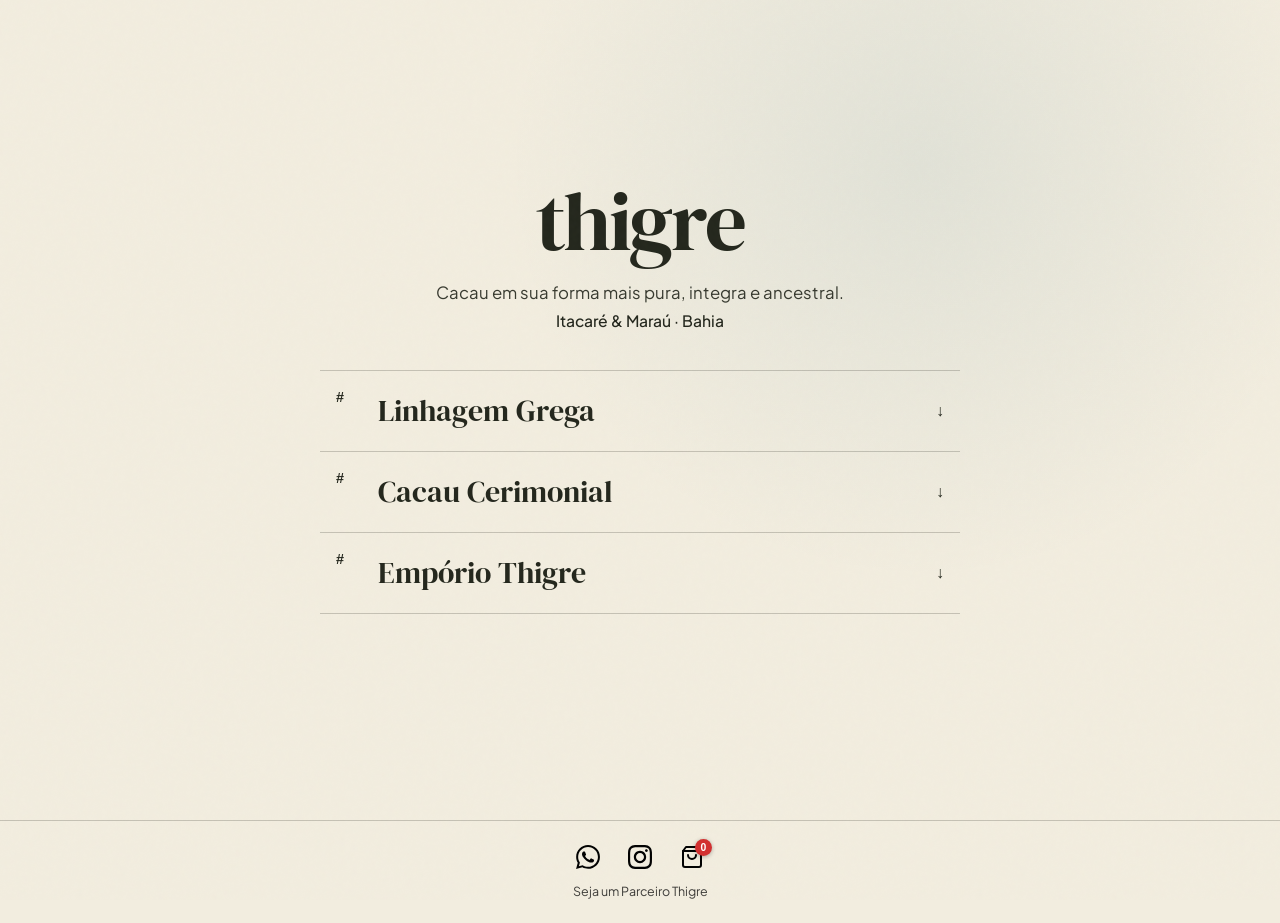
<file: index.html>
<!doctype html>
<html lang="pt-BR">

<head>
  <meta charset="UTF-8" />
  <meta name="viewport" content="width=device-width, initial-scale=1.0" />
  <meta name="description" content="thigre — Cacau em sua forma mais pura, íntegra e ancestral." />
  <title>thigre — Cultura do Cacau</title>

  <link rel="preconnect" href="https://fonts.googleapis.com" />
  <link rel="preconnect" href="https://fonts.gstatic.com" crossorigin />
  <link href="https://fonts.googleapis.com/css2?family=DM+Serif+Display:ital@0;1&family=Plus+Jakarta+Sans:wght@400;500;600;700&display=swap" rel="stylesheet" />
  <link rel="stylesheet" href="./styles.css" />
  <link rel="stylesheet" href="./variables.css" />
</head>

<body class="hub-page">

  <div class="hub-shell">
    <main class="link-hub" aria-labelledby="hub-title">

      <!-- Header -->
      <header class="hub-header">
        <h1 id="hub-title">thigre</h1>
        <div class="hub-bio">
          <p class="hub-tagline">Cacau em sua forma mais pura, integra e ancestral.</p>
          <p class="hub-origin">Itacaré &amp; Maraú · Bahia</p>
        </div>
      </header>

      <!-- Navegação / Links -->
      <nav class="hub-links" aria-label="Links principais">

        <!-- Item 01: Linhagem Grega -->
        <div class="hub-link-item">
          <button type="button" class="hub-link accordion-toggle" aria-expanded="false" aria-controls="linhagem-info" id="linhagem-btn">
            <span class="hub-link-number">#</span>
            <span class="hub-link-copy"><strong>Linhagem Grega</strong></span>
            <span class="hub-link-arrow" aria-hidden="true">↓</span>
          </button>
          <div id="linhagem-info" class="accordion-content linhagem-content" role="region" aria-labelledby="linhagem-btn">
            <p>Ancestralidade não é um conceito distante ou abstrato; é a memória viva que carregamos na pele, no sangue e no modo de pisar a terra. Não somos o início de nada — somos a continuação de uma longa linha de histórias, escolhas e travessias.</p>
            
            <div class="sequence-nav">
              <button type="button" class="sub-toggle-btn active" data-target="seq-continuidade">A força da continuidade</button>
              <button type="button" class="sub-toggle-btn" data-target="seq-travessia">A Coragem da Travessia</button>
              <button type="button" class="sub-toggle-btn" data-target="seq-alma-baiana">Alma baiana</button>
            </div>

            <div id="seq-continuidade" class="sequence-box active">
              <h4 class="section-title">A força da continuidade</h4>
              <p>Reconhecer de onde vem a força que nos sustenta é recusar o isolamento. Quando nos conectamos com as nossas raízes, deixamos de ser indivíduos fragmentados e nos tornamos continuidade de uma mesma história.</p>
            </div>

            <div id="seq-travessia" class="sequence-box">
              <h4 class="section-title">A Coragem da Travessia</h4>
              <p>Existimos porque outros tiveram a coragem de cruzar o desconhecido e deixar para trás a terra natal. Reaprender a ler a terra, entender novos climas e seguir a plantar.</p>
              <p>Um roteiro que segue de Grécia à Itália, cruza o oceano e desmbarca em solo paulista a cultivar café, e agora habita em solo fértil na Bahia.</p>
              <p><em>Thigre é o sangue que não tem medo de mover-se e renovar-se.</em></p>
            </div>

            <div id="seq-alma-baiana" class="sequence-box">
              <h4 class="section-title">Alma baiana</h4>
              <p>Nosso cacau extrai sua força diretamente do solo fértil de Maraú. O terroir tropical baiano concede ao fruto notas sensoriais puras, raras e intensas, conectando o consumidor à sabedoria ancestral da terra brasileira.</p>
            </div>
          </div>
        </div>

        <!-- Item 02: Cacau Cerimonial -->
        <div class="hub-link-item">
          <button type="button" class="hub-link accordion-toggle" aria-expanded="false" aria-controls="cacau-cerimonial-info" id="cacau-btn">
            <span class="hub-link-number">#</span>
            <span class="hub-link-copy"><strong>Cacau Cerimonial</strong></span>
            <span class="hub-link-arrow" aria-hidden="true">↓</span>
          </button>
          <div id="cacau-cerimonial-info" class="accordion-content cacau-content" role="region" aria-labelledby="cacau-btn">
            <p>O Cacau Cerimonial é o cacau em sua forma mais pura, íntegra e ancestral. É uma medicina de presença, calma e expansão do coração, ideal para momentos de pausa, meditação, criação e rituais diários de bem-estar.</p>
            
            <div class="cacau-actions">
              <button type="button" class="cacau-action-btn active" data-cacau-target="theobroma">Theobroma Cacao</button>
              <button type="button" class="cacau-action-btn" data-cacau-target="chakra-cardiaco">Chakra Cardíaco</button>
            </div>

            <div id="theobroma" class="sequence-box active">
              <h4 class="section-title">Theobroma Cacao</h4>
              <p>É o nome científico do cacaueiro, nomeado em 1753 pelo botânico Carl Linnaeus, o termo junta do grego: Theo (Deus) e broma (alimento) — "Alimento dos Deuses". Uma homenagem à reverência sagrada com que os povos originários das Américas já tratavam esta planta há milênios.</p>
            </div>

            <div id="chakra-cardiaco" class="sequence-box">
              <h4 class="section-title">Chakra Cardíaco</h4>
              <p>Fisiologicamente, o cacau puro é um vasodilatador natural que aumenta o fluxo sanguíneo e a nutrição celular. Energeticamente, atua no Chakra Cardíaco (Anahata), abrindo espaço para a presença, o acolhimento, a escuta interna e a expansão da consciência pelo centro do peito.</p>
            </div>
            
          </div>
        </div>

        <!-- Item 03: Empório Thigre -->
        <div class="hub-link-item" id="loja-section">
          <button type="button" class="hub-link accordion-toggle" aria-expanded="false" aria-controls="loja-info" id="loja-btn">
            <span class="hub-link-number">#</span>
            <span class="hub-link-copy"><strong>Empório Thigre</strong></span>
            <span class="hub-link-arrow" aria-hidden="true">↓</span>
          </button>
          <div id="loja-info" class="accordion-content loja-content" role="region" aria-labelledby="loja-btn">
             <!-- Linha Cacao Concept -->
            <div class="products-grid">
           
              <div class="product-card">
                <div class="product-thumb">
                  <img src="img/barras1.jpeg" alt="Cacau 100%" />
                  <span class="product-tag"># intenso</span>
                </div>
                <h3>Cacau 100%</h3>
                <p class="price-range">A partir de R$ 89,50</p>
                <button type="button" class="open-modal-btn" data-product="cacau100">Ver detalhes</button>
              </div>

          
              <div class="product-card">
                <div class="product-thumb">
                  <img src="img/nibsthigre1.jpg" alt="Nibs de Cacau" />
                </div>
                <h3>Nibs e Chá de Cacau</h3>
                <p class="price-range">R$ 11,00</p>
                <button type="button" class="open-modal-btn" data-product="nibs">Ver detalhes</button>
              </div>

              <div class="product-card">
                <div class="product-thumb">
                  <img src="img/frutos1.jpeg" alt="Cabaça de Cacau" />
                  <span class="product-tag"># O Fruto</span>
                </div>
                <h3>Cabaça de Cacau</h3>
                <p class="price-range">R$ 7,50</p>
                <button type="button" class="open-modal-btn" data-product="cabaca">Ver detalhes</button>
              </div>


              <div class="product-card">
                <div class="product-thumb">
                  <img src="img/feno-grego.jpg" alt="Feno Grego" />
                  <span class="product-tag"># estimulante</span>
                </div>
                <h3>Feno Grego</h3>
                <p class="price-range">R$ 5,00</p>
                <button type="button" class="open-modal-btn" data-product="fenogrego">Ver detalhes</button>
              </div>

              <div class="product-card">
                <div class="product-thumb">
                  <img src="img/mudas1.jpeg" alt="Viveiro e Mudas" />
                  <span class="product-tag"># plante</span>
                </div>
                <h3>Viveiro e Mudas</h3>
                <p class="price-range">A partir de R$ 12,00</p>
                <button type="button" class="open-modal-btn" data-product="viveiro">Ver opções</button>
              </div>

            </div>

            <!-- Mini Carrinho / Checkout Resumido -->
            <div class="cart-summary-box">
              <h4>Seu Carrinho</h4>
              <div id="cart-content-area">
                <!-- Renderizado via Javascript -->
              </div>
            </div>

          </div>
        </div>

      </nav>

    </main>

  </div>

  <!-- Footer Fixado com Links Discretos e Ações -->
  <footer class="hub-footer">
    <div class="footer-container">
      <div class="footer-icons">
        <a href="https://wa.me/5573999664477" target="_blank" rel="noopener noreferrer" aria-label="WhatsApp">
          <svg viewBox="0 0 24 24" fill="currentColor"><path d="M.057 24l1.687-6.163c-1.041-1.804-1.588-3.849-1.587-5.946.003-6.556 5.338-11.891 11.893-11.891 3.181.001 6.167 1.24 8.413 3.488 2.245 2.248 3.481 5.236 3.48 8.414-.003 6.557-5.338 11.892-11.893 11.892-1.99-.001-3.951-.5-5.688-1.448l-6.305 1.654zm6.597-3.807c1.676.995 3.276 1.591 5.392 1.592 5.448 0 9.886-4.434 9.889-9.885.002-5.462-4.415-9.89-9.881-9.892-5.452 0-9.887 4.434-9.889 9.884-.001 2.225.651 3.891 1.746 5.634l-.999 3.648 3.742-.981zm11.387-5.464c-.074-.124-.272-.198-.57-.347-.297-.149-1.758-.868-2.031-.967-.272-.099-.47-.149-.669.149-.198.297-.768.967-.941 1.165-.173.198-.347.223-.644.074-.297-.149-1.255-.462-2.39-1.475-.883-.788-1.48-1.761-1.653-2.059-.173-.297-.018-.458.13-.606.134-.133.297-.347.446-.521.151-.172.2-.296.3-.495.099-.198.05-.372-.025-.521-.075-.148-.669-1.611-.916-2.206-.242-.579-.487-.501-.669-.51l-.57-.01c-.198 0-.52.074-.792.372s-1.04 1.016-1.04 2.479 1.065 2.876 1.213 3.074c.149.198 2.095 3.2 5.076 4.487.709.306 1.263.489 1.694.626.712.226 1.36.194 1.872.118.571-.085 1.758-.719 2.006-1.413.248-.695.248-1.29.173-1.414z"/></svg>
        </a>
        <a href="https://instagram.com/thigre.c" target="_blank" rel="noopener noreferrer" aria-label="Instagram">
          <svg viewBox="0 0 24 24" fill="currentColor"><path d="M12 2.163c3.204 0 3.584.012 4.85.07 3.252.148 4.771 1.691 4.919 4.919.058 1.265.069 1.645.069 4.849 0 3.205-.012 3.584-.069 4.849-.149 3.225-1.664 4.771-4.919 4.919-1.266.058-1.644.07-4.85.07-3.204 0-3.584-.012-4.849-.07-3.26-.149-4.771-1.699-4.919-4.92-.058-1.265-.07-1.644-.07-4.849 0-3.204.013-3.583.07-4.849.149-3.227 1.664-4.771 4.919-4.919 1.266-.057 1.645-.069 4.849-.069zm0-2.163c-3.259 0-3.667.014-4.947.072-4.358.2-6.78 2.618-6.98 6.98-.059 1.281-.073 1.689-.073 4.948 0 3.259.014 3.668.072 4.948.2 4.358 2.618 6.78 6.98 6.98 1.281.058 1.689.072 4.948.072 3.259 0 3.668-.014 4.948-.072 4.354-.2 6.782-2.618 6.979-6.98.059-1.28.073-1.689.073-4.948 0-3.259-.014-3.667-.072-4.947-.196-4.354-2.617-6.78-6.979-6.98-1.281-.059-1.69-.073-4.949-.073zm0 5.838c-3.403 0-6.162 2.759-6.162 6.162s2.759 6.163 6.162 6.163 6.162-2.759 6.162-6.163c0-3.403-2.759-6.162-6.162-6.162zm0 10.162c-2.209 0-4-1.79-4-4 0-2.209 1.791-4 4-4s4 1.791 4 4c0 2.21-1.791 4-4 4zm6.406-11.845c-.796 0-1.441.645-1.441 1.44s.645 1.44 1.441 1.44c.795 0 1.439-.645 1.439-1.44s-.644-1.44-1.439-1.44z"/></svg>
        </a>
        <button type="button" id="footer-cart-btn" class="footer-cart-link" aria-label="Carrinho de compras">
          <svg viewBox="0 0 24 24" fill="none" stroke="currentColor" stroke-width="2" stroke-linecap="round" stroke-linejoin="round"><path d="M6 2L3 6v14a2 2 0 0 0 2 2h14a2 2 0 0 0 2-2V6l-3-4z"/><line x1="3" y1="6" x2="21" y2="6"/><path d="M16 10a4 4 0 0 1-8 0"/></svg>
          <span id="footer-cart-count" class="cart-badge">0</span>
        </button>
      </div>

      <!-- Menu Discreto do Rodapé -->
      <nav class="footer-subnav" aria-label="Navegação secundária do rodapé">
        <a href="#" class="footer-sublink">Seja um Parceiro Thigre</a>
      </nav>
    </div>
  </footer>

  <!-- Modal Detalhes do Produto -->
  <div id="product-modal" class="modal-overlay">
    <div class="modal-body">
      <button type="button" class="close-modal-btn" aria-label="Fechar">&times;</button>
      
      <div class="product-modal-layout">
        <div class="modal-carousel-container">
          <div class="carousel-track" id="carousel-track">
          </div>
          <button type="button" class="carousel-nav prev" id="carousel-prev" aria-label="Imagem anterior">&#10094;</button>
          <button type="button" class="carousel-nav next" id="carousel-next" aria-label="Próxima imagem">&#10095;</button>
          <div class="carousel-dots" id="carousel-dots"></div>
        </div>

        <div id="modal-content" class="modal-details">
        </div>
      </div>
    </div>
  </div>

  <!-- Arquivo de Produtos e Script Principal -->
  <script src="./products.js"></script>

  <script>
    let cart = [];
    let currentSlide = 0;

    document.addEventListener('DOMContentLoaded', () => {
      // Accordion Principal
      const toggleBtns = document.querySelectorAll('.accordion-toggle');
      toggleBtns.forEach(btn => {
        btn.addEventListener('click', () => {
          const isExpanded = btn.getAttribute('aria-expanded') === 'true';
          toggleBtns.forEach(otherBtn => otherBtn.setAttribute('aria-expanded', 'false'));
          btn.setAttribute('aria-expanded', !isExpanded);
        });
      });

      // Sub-toggles
      function setupSubToggles(buttonsSelector, boxSelector) {
        const btns = document.querySelectorAll(buttonsSelector);
        btns.forEach(btn => {
          btn.addEventListener('click', () => {
            const targetId = btn.getAttribute('data-target') || btn.getAttribute('data-cacau-target');
            if(!targetId) return;

            btns.forEach(b => b.classList.remove('active'));
            btn.classList.add('active');

            document.querySelectorAll(boxSelector).forEach(box => box.classList.remove('active'));
            const targetBox = document.getElementById(targetId);
            if(targetBox) targetBox.classList.add('active');
          });
        });
      }

      setupSubToggles('.sub-toggle-btn', '.linhagem-content .sequence-box');
      setupSubToggles('.cacau-action-btn[data-cacau-target]', '.cacau-content .sequence-box');

      // Botão "Conheça Nosso Cacau"
      const btnGoStore = document.getElementById('btn-go-store');
      if (btnGoStore) {
        btnGoStore.addEventListener('click', () => {
          const lojaBtn = document.getElementById('loja-btn');
          lojaBtn.setAttribute('aria-expanded', 'true');
          document.getElementById('loja-section').scrollIntoView({ behavior: 'smooth' });
        });
      }

      // Modal de Produtos com Carrossel
      const modal = document.getElementById('product-modal');
      const modalContent = document.getElementById('modal-content');
      const track = document.getElementById('carousel-track');
      const dotsContainer = document.getElementById('carousel-dots');
      const closeModalBtn = document.querySelector('.close-modal-btn');

      function openProductModal(key) {
        const prod = PRODUCTS_DATA[key];
        if(!prod) return;
        currentSlide = 0;

        track.innerHTML = prod.images.map(imgSrc => `<img src="${imgSrc}" alt="${prod.name}" />`).join('');
        dotsContainer.innerHTML = prod.images.map((_, i) => `<span class="dot ${i === 0 ? 'active' : ''}" data-index="${i}"></span>`).join('');
        updateCarousel();

        let variantsHTML = prod.variants.map((v, i) => {
          if (!v.available) {
            return `<label class="variant-opt disabled"><input type="radio" name="p-var" disabled> ${v.name} - Indisponível</label>`;
          }
          return `<label class="variant-opt"><input type="radio" name="p-var" value="${i}" ${i === 0 || !prod.variants[0].available ? 'checked' : ''}> ${v.name} — R$ ${v.price.toFixed(2).replace('.', ',')}</label>`;
        }).join('');

        modalContent.innerHTML = `
          <h3 style="margin-top:0; font-family: var(--display); font-size: 1.5rem;">${prod.name}</h3>
          <p style="font-size:0.85rem; line-height: 1.6; color: var(--color-ink); margin: 12px 0 14px;">${prod.desc}</p>
          
          ${prod.usage ? `
            <div class="product-usage-box">
              <strong>Sugestão de uso</strong>
              <p>${prod.usage}</p>
            </div>
          ` : ''}

          <div class="variants-list">
            <strong style="font-size:0.75rem; text-transform:uppercase; letter-spacing:0.05em; color: var(--color-ink);">Opções disponíveis:</strong>
            ${variantsHTML}
          </div>
          <button type="button" class="add-to-cart-btn" id="add-item-btn">Adicionar ao Carrinho</button>
        `;

        modal.classList.add('active');

        document.getElementById('add-item-btn')?.addEventListener('click', () => {
          const selectedVar = document.querySelector('input[name="p-var"]:checked');
          if (selectedVar) {
            const varIdx = parseInt(selectedVar.value);
            const variant = prod.variants[varIdx];
            addToCart(prod.name, variant.name, variant.price);
            modal.classList.remove('active');
          }
        });
      }

      document.querySelectorAll('.open-modal-btn').forEach(btn => {
        btn.addEventListener('click', () => {
          const key = btn.getAttribute('data-product');
          openProductModal(key);
        });
      });

      function updateCarousel() {
        track.style.transform = `translateX(-${currentSlide * 100}%)`;
        document.querySelectorAll('.carousel-dots .dot').forEach((dot, idx) => {
          dot.classList.toggle('active', idx === currentSlide);
        });
      }

      document.getElementById('carousel-prev').addEventListener('click', () => {
        currentSlide = (currentSlide > 0) ? currentSlide - 1 : 2;
        updateCarousel();
      });

      document.getElementById('carousel-next').addEventListener('click', () => {
        currentSlide = (currentSlide < 2) ? currentSlide + 1 : 0;
        updateCarousel();
      });

      dotsContainer.addEventListener('click', (e) => {
        if (e.target.classList.contains('dot')) {
          currentSlide = parseInt(e.target.getAttribute('data-index'));
          updateCarousel();
        }
      });

      closeModalBtn.addEventListener('click', () => modal.classList.remove('active'));
      modal.addEventListener('click', (e) => {
        if (e.target === modal) modal.classList.remove('active');
      });

      // Gestão do Carrinho
      function addToCart(pName, vName, price) {
        const existing = cart.find(i => i.pName === pName && i.vName === vName);
        if (existing) {
          existing.qty++;
        } else {
          cart.push({ pName, vName, price, qty: 1 });
        }
        updateCartUI();
      }

      function updateCartUI() {
        const cartContentArea = document.getElementById('cart-content-area');
        const footerCount = document.getElementById('footer-cart-count');

        let total = 0;
        let count = 0;

        if (cart.length === 0) {
          cartContentArea.innerHTML = `
            <div class="cart-empty-state">
              <svg class="cart-empty-icon" viewBox="0 0 24 24" fill="none" stroke="currentColor" stroke-width="1.8" stroke-linecap="round" stroke-linejoin="round">
                <path d="M6 2L3 6v14a2 2 0 0 0 2 2h14a2 2 0 0 0 2-2V6l-3-4z"/><line x1="3" y1="6" x2="21" y2="6"/><path d="M16 10a4 4 0 0 1-8 0"/>
              </svg>
              <p class="cart-empty-title">Seu carrinho está vazio</p>
              <p class="cart-empty-sub">Adicione seus produtos acima</p>
            </div>
          `;
          footerCount.innerText = "0";
        } else {
          let itemsHTML = cart.map((item, idx) => {
            total += item.price * item.qty;
            count += item.qty;
            return `
              <div class="cart-item">
                <div class="cart-item-info">
                  <strong>${item.pName}</strong><br>
                  <small>${item.vName} (x${item.qty})</small>
                </div>
                <div style="display:flex; align-items:center;">
                  <span>R$ ${(item.price * item.qty).toFixed(2).replace('.', ',')}</span>
                  <button type="button" onclick="removeFromCart(${idx})" title="Remover item">&times;</button>
                </div>
              </div>
            `;
          }).join('');

          cartContentArea.innerHTML = `
            <div class="cart-items-list">
              ${itemsHTML}
            </div>
            <div class="cart-total-row">
              <span>Total:</span>
              <strong>R$ ${total.toFixed(2).replace('.', ',')}</strong>
            </div>
            
            <div class="checkout-form">
              <h5>Ao finalizar sua seleção, direcionamos seu pedido para um representante local concluir tudo com você pelo WhatsApp</h5>
              <input type="text" id="cust-name" placeholder="Seu Nome" required />
              <input type="tel" id="cust-phone" placeholder="Seu WhatsApp" required />
              <input type="text" id="cust-cep" placeholder="CEP para entrega" required />
              <button type="button" id="btn-checkout" class="checkout-submit-btn">Combinar Entrega no WhatsApp</button>
            </div>
          `;

          footerCount.innerText = count;

          document.getElementById('btn-checkout').addEventListener('click', handleCheckout);
        }
      }

      function handleCheckout() {
        const name = document.getElementById('cust-name').value.trim();
        const phone = document.getElementById('cust-phone').value.trim();
        const cep = document.getElementById('cust-cep').value.trim();

        if (!name || !phone || !cep) {
          alert('Por favor, preencha seu nome, WhatsApp e CEP.');
          return;
        }

        let summary = cart.map(i => `- ${i.pName} (${i.vName}) x${i.qty}: R$ ${(i.price * i.qty).toFixed(2).replace('.', ',')}`).join('\n');
        let totalVal = cart.reduce((acc, i) => acc + (i.price * i.qty), 0).toFixed(2).replace('.', ',');

        let msg = `Olá!\n\nGostaria de consultar o estoque e combinar a entrega dos seguintes itens:\n\n${summary}\n\nTotal: R$ ${totalVal}\n\nCliente: ${name}\nContato: ${phone}\nCEP: ${cep}`;

        let waUrl = `https://wa.me/5573999664477?text=${encodeURIComponent(msg)}`;
        window.open(waUrl, '_blank');
      }

      window.removeFromCart = function(index) {
        cart.splice(index, 1);
        updateCartUI();
      };

      // Funcionalidade de Compartilhamento no Rodapé
      const shareBtn = document.getElementById('share-btn');
      if (shareBtn) {
        shareBtn.addEventListener('click', async () => {
          if (navigator.share) {
            try {
              await navigator.share({
                title: 'thigre — Cultura do Cacau',
                text: 'Cacau em sua forma mais pura, íntegra e ancestral.',
                url: window.location.href,
              });
            } catch (err) {
              console.log('Compartilhamento cancelado ou não suportado:', err);
            }
          } else {
            navigator.clipboard.writeText(window.location.href);
            alert('Link do site copiado para a área de transferência!');
          }
        });
      }

      document.getElementById('footer-cart-btn').addEventListener('click', () => {
        const lojaBtn = document.getElementById('loja-btn');
        lojaBtn.setAttribute('aria-expanded', 'true');
        document.querySelector('.cart-summary-box').scrollIntoView({ behavior: 'smooth' });
      });

      updateCartUI();
    });
  </script>

</body>
</html>
</file>
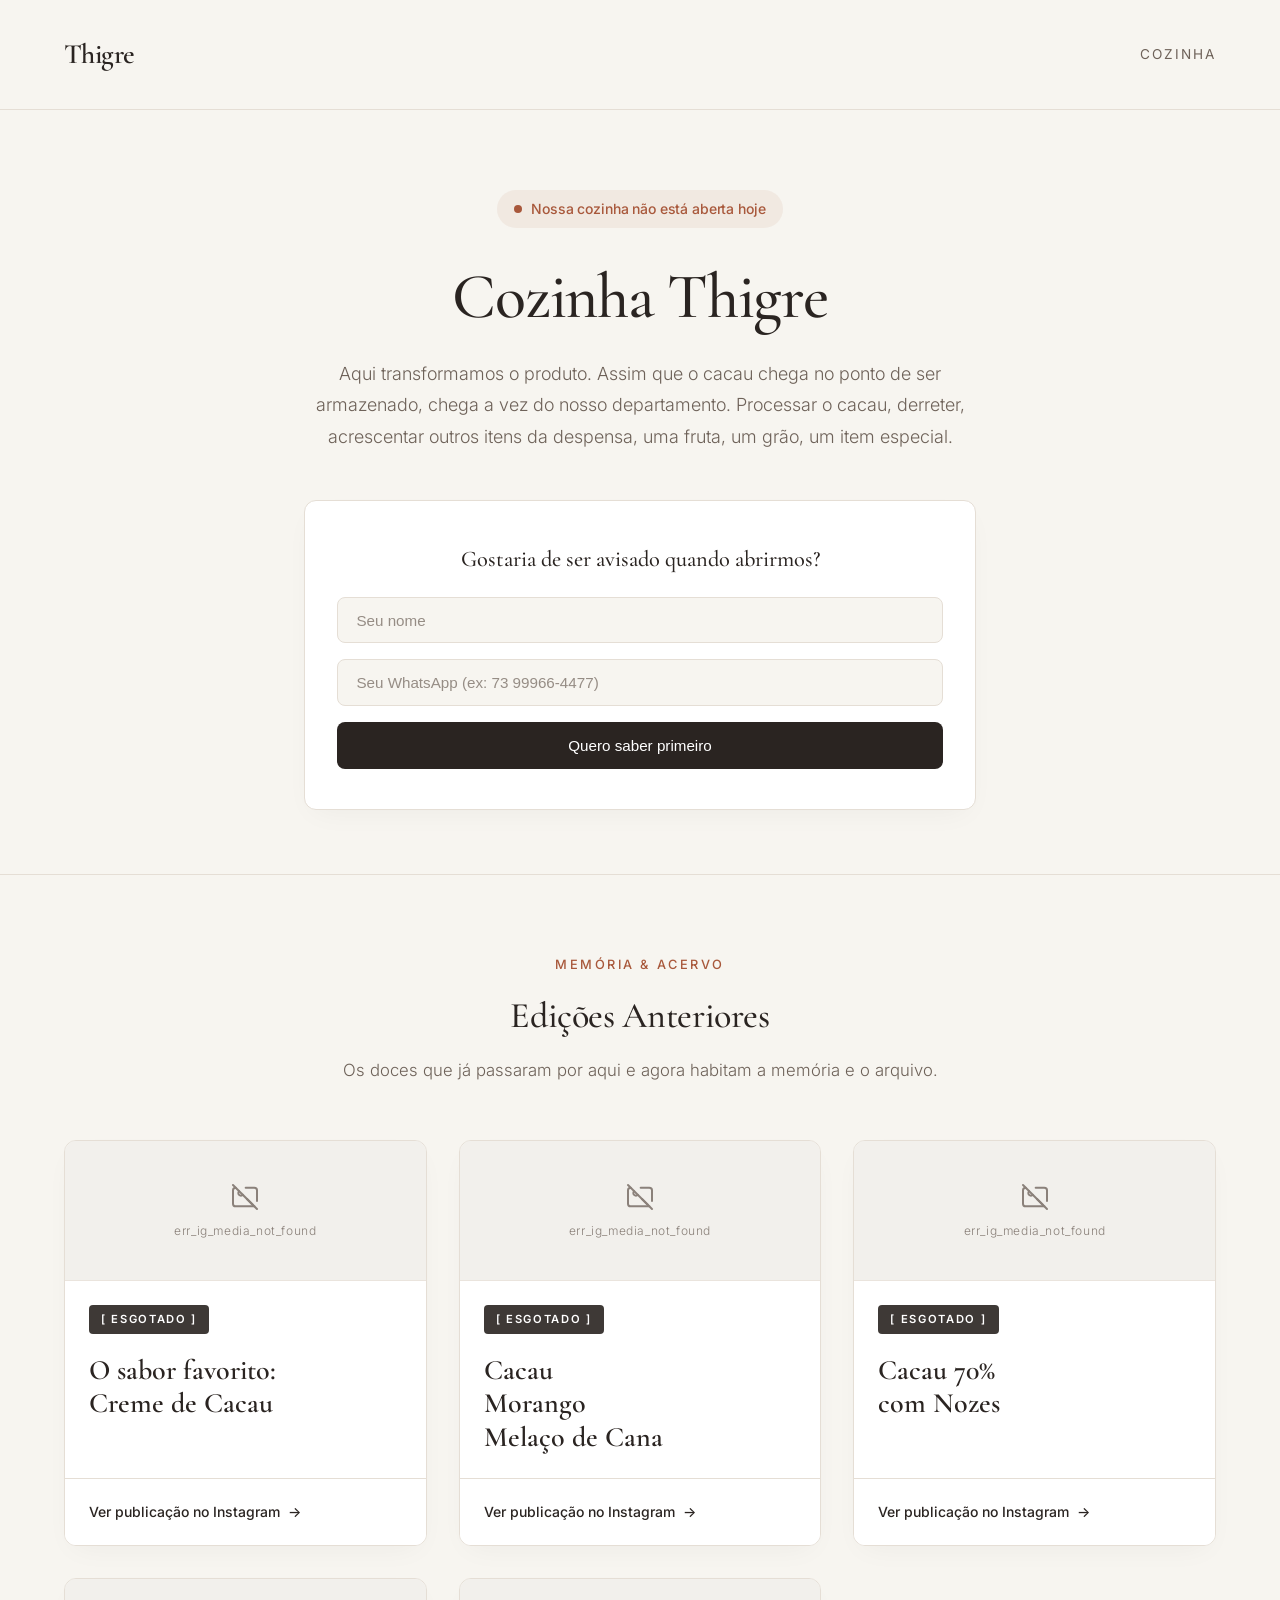
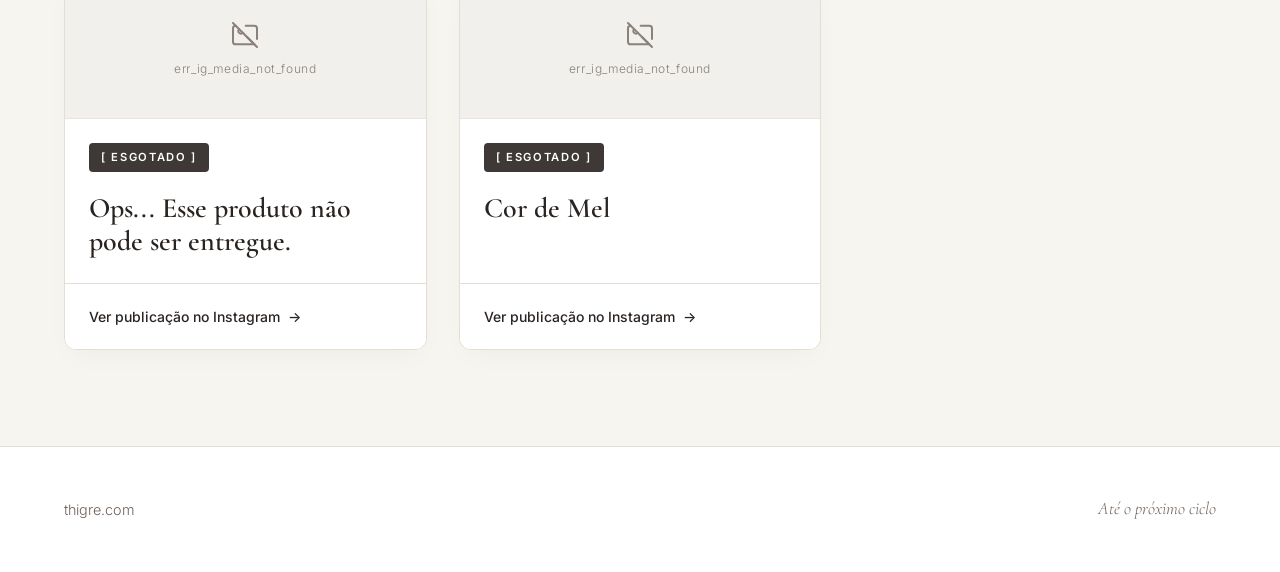
<file: cozinha/index.html>
<!DOCTYPE html>
<html lang="pt-BR">
<head>
    <meta charset="UTF-8">
    <meta name="viewport" content="width=device-width, initial-scale=1.0">
    <title>Cozinha Thigre — Atelier de Cacau & Confeitaria</title>
    
    <!-- Preconnect Google Fonts -->
    <link rel="preconnect" href="https://fonts.googleapis.com">
    <link rel="preconnect" href="https://fonts.gstatic.com" crossorigin>
    <link href="https://fonts.googleapis.com/css2?family=Cormorant+Garamond:ital,wght@0,400;0,500;0,600;1,400&family=Inter:wght@300;400;500&display=swap" rel="stylesheet">
    
    <!-- Stylesheet -->
    <link rel="stylesheet" href="styles.css">
</head>
<body>

    <!-- Header / Nav -->
    <header class="site-header">
        <div class="container header-inner">
            <a href="https://thigre.com" class="brand-logo" rel="noopener noreferrer">Thigre</a>
            <span class="subdomain-badge">Cozinha</span>
        </div>
    </header>

    <!-- Main Content -->
    <main>
        <!-- Hero Section -->
        <section class="hero-section">
            <div class="container hero-container">
                <div class="status-pill">
                    <span class="status-dot"></span>
                    <span>Nossa cozinha não está aberta hoje</span>
                </div>
                
                <h1 class="hero-title">Cozinha Thigre</h1>
                
                <p class="hero-manifesto">
                    Aqui transformamos o produto. Assim que o cacau chega no ponto de ser armazenado, chega a vez do nosso departamento. Processar o cacau, derreter, acrescentar outros itens da despensa, uma fruta, um grão, um item especial.
                </p>

                <!-- Alert Form -->
                <div class="alert-box">
                    <h2 class="alert-title">Gostaria de ser avisado quando abrirmos?</h2>
                    <form class="alert-form" id="whatsappForm">
                        <input 
                            type="text" 
                            id="clientName" 
                            name="name" 
                            placeholder="Seu nome" 
                            required 
                            autocomplete="name"
                            class="form-input"
                        >
                        <input 
                            type="tel" 
                            id="clientWhatsapp" 
                            name="whatsapp" 
                            placeholder="Seu WhatsApp (ex: 73 99966-4477)" 
                            required 
                            autocomplete="tel"
                            class="form-input"
                        >
                        <button type="submit" class="btn-primary">Quero saber primeiro</button>
                    </form>
                </div>
            </div>
        </section>

        <!-- Archive / Portfolio Section -->
        <section class="archive-section">
            <div class="container">
                <div class="section-header">
                    <span class="section-tag">Memória & Acervo</span>
                    <h2>Edições Anteriores</h2>
                    <p>Os doces que já passaram por aqui e agora habitam a memória e o arquivo.</p>
                </div>

                <div class="archive-grid">
                    <!-- Item 1: Creme de Cacau -->
                    <article class="archive-card">
                        <div class="error-thumb">
                            <svg class="broken-icon" xmlns="http://www.w3.org/2000/svg" viewBox="0 0 24 24" fill="none" stroke="currentColor" stroke-width="1.5" stroke-linecap="round" stroke-linejoin="round">
                                <line x1="3" y1="3" x2="21" y2="21"></line>
                                <path d="M10.41 10.41a2 2 0 1 1-2.83-2.83"></path>
                                <path d="M13.5 13.5l4.5 4.5"></path>
                                <path d="M21 15v-8a2 2 0 0 0-2-2h-6.5"></path>
                                <path d="M19 19H5a2 2 0 0 1-2-2V7a2 2 0 0 1 2-2"></path>
                            </svg>
                            <span class="error-text">err_ig_media_not_found</span>
                        </div>
                        <div class="card-header-overlay">
                            <span class="status-esgotado">[ ESGOTADO ]</span>
                            <h3 class="card-product-title">O sabor favorito:<br>Creme de Cacau</h3>
                        </div>
                        <div class="card-footer-action">
                            <a href="https://www.instagram.com/thigre.c/reel/DVd_EBNERaz/" target="_blank" rel="noopener noreferrer" class="instagram-link">
                                Ver publicação no Instagram 
                                <span class="arrow">&rarr;</span>
                            </a>
                        </div>
                    </article>

                    <!-- Item 2: Cacau, Morango, Melaço de Cana -->
                    <article class="archive-card">
                        <div class="error-thumb">
                            <svg class="broken-icon" xmlns="http://www.w3.org/2000/svg" viewBox="0 0 24 24" fill="none" stroke="currentColor" stroke-width="1.5" stroke-linecap="round" stroke-linejoin="round">
                                <line x1="3" y1="3" x2="21" y2="21"></line>
                                <path d="M10.41 10.41a2 2 0 1 1-2.83-2.83"></path>
                                <path d="M13.5 13.5l4.5 4.5"></path>
                                <path d="M21 15v-8a2 2 0 0 0-2-2h-6.5"></path>
                                <path d="M19 19H5a2 2 0 0 1-2-2V7a2 2 0 0 1 2-2"></path>
                            </svg>
                            <span class="error-text">err_ig_media_not_found</span>
                        </div>
                        <div class="card-header-overlay">
                            <span class="status-esgotado">[ ESGOTADO ]</span>
                            <h3 class="card-product-title">Cacau<br>Morango<br>Melaço de Cana</h3>
                        </div>
                        <div class="card-footer-action">
                            <a href="https://www.instagram.com/thigre.c/reel/DUeYDJqEXSz/" target="_blank" rel="noopener noreferrer" class="instagram-link">
                                Ver publicação no Instagram 
                                <span class="arrow">&rarr;</span>
                            </a>
                        </div>
                    </article>

                    <!-- Item 3: Cacau 70% com Nozes -->
                    <article class="archive-card">
                        <div class="error-thumb">
                            <svg class="broken-icon" xmlns="http://www.w3.org/2000/svg" viewBox="0 0 24 24" fill="none" stroke="currentColor" stroke-width="1.5" stroke-linecap="round" stroke-linejoin="round">
                                <line x1="3" y1="3" x2="21" y2="21"></line>
                                <path d="M10.41 10.41a2 2 0 1 1-2.83-2.83"></path>
                                <path d="M13.5 13.5l4.5 4.5"></path>
                                <path d="M21 15v-8a2 2 0 0 0-2-2h-6.5"></path>
                                <path d="M19 19H5a2 2 0 0 1-2-2V7a2 2 0 0 1 2-2"></path>
                            </svg>
                            <span class="error-text">err_ig_media_not_found</span>
                        </div>
                        <div class="card-header-overlay">
                            <span class="status-esgotado">[ ESGOTADO ]</span>
                            <h3 class="card-product-title">Cacau 70%<br>com Nozes</h3>
                        </div>
                        <div class="card-footer-action">
                            <a href="https://www.instagram.com/thigre.c/reel/DUA4D9hkRpk/" target="_blank" rel="noopener noreferrer" class="instagram-link">
                                Ver publicação no Instagram 
                                <span class="arrow">&rarr;</span>
                            </a>
                        </div>
                    </article>

                    <!-- Item 4: Ops... Esse produto não pode ser entregue. -->
                    <article class="archive-card">
                        <div class="error-thumb">
                            <svg class="broken-icon" xmlns="http://www.w3.org/2000/svg" viewBox="0 0 24 24" fill="none" stroke="currentColor" stroke-width="1.5" stroke-linecap="round" stroke-linejoin="round">
                                <line x1="3" y1="3" x2="21" y2="21"></line>
                                <path d="M10.41 10.41a2 2 0 1 1-2.83-2.83"></path>
                                <path d="M13.5 13.5l4.5 4.5"></path>
                                <path d="M21 15v-8a2 2 0 0 0-2-2h-6.5"></path>
                                <path d="M19 19H5a2 2 0 0 1-2-2V7a2 2 0 0 1 2-2"></path>
                            </svg>
                            <span class="error-text">err_ig_media_not_found</span>
                        </div>
                        <div class="card-header-overlay">
                            <span class="status-esgotado">[ ESGOTADO ]</span>
                            <h3 class="card-product-title">Ops... Esse produto não pode ser entregue.</h3>
                        </div>
                        <div class="card-footer-action">
                            <a href="https://www.instagram.com/thigre.c/reel/DT3i18gkWuM/" target="_blank" rel="noopener noreferrer" class="instagram-link">
                                Ver publicação no Instagram 
                                <span class="arrow">&rarr;</span>
                            </a>
                        </div>
                    </article>

                    <!-- Item 5: Cor de Mel -->
                    <article class="archive-card">
                        <div class="error-thumb">
                            <svg class="broken-icon" xmlns="http://www.w3.org/2000/svg" viewBox="0 0 24 24" fill="none" stroke="currentColor" stroke-width="1.5" stroke-linecap="round" stroke-linejoin="round">
                                <line x1="3" y1="3" x2="21" y2="21"></line>
                                <path d="M10.41 10.41a2 2 0 1 1-2.83-2.83"></path>
                                <path d="M13.5 13.5l4.5 4.5"></path>
                                <path d="M21 15v-8a2 2 0 0 0-2-2h-6.5"></path>
                                <path d="M19 19H5a2 2 0 0 1-2-2V7a2 2 0 0 1 2-2"></path>
                            </svg>
                            <span class="error-text">err_ig_media_not_found</span>
                        </div>
                        <div class="card-header-overlay">
                            <span class="status-esgotado">[ ESGOTADO ]</span>
                            <h3 class="card-product-title">Cor de Mel</h3>
                        </div>
                        <div class="card-footer-action">
                            <a href="https://www.instagram.com/thigre.c/reel/DP6mwTJkVpN/" target="_blank" rel="noopener noreferrer" class="instagram-link">
                                Ver publicação no Instagram 
                                <span class="arrow">&rarr;</span>
                            </a>
                        </div>
                    </article>
                </div>
            </div>
        </section>
    </main>

    <!-- Rodapé -->
    <footer class="site-footer">
        <div class="container footer-inner">
            <a href="https://thigre.com" class="footer-link" rel="noopener noreferrer">thigre.com</a>
            <p class="footer-signature">Até o próximo ciclo</p>
        </div>
    </footer>

    <!-- Script para envio dinâmico via WhatsApp -->
    <script>
        document.getElementById('whatsappForm').addEventListener('submit', function(event) {
            event.preventDefault();
            
            const name = document.getElementById('clientName').value.trim();
            const whatsapp = document.getElementById('clientWhatsapp').value.trim();
            
            const phoneNumber = '5573999664477';
            const message = `Olá! Gostaria de ser avisado quando a Cozinha Thigre abrir.\n\n*Nome:* ${name}\n*WhatsApp:* ${whatsapp}`;
            
            const encodedMessage = encodeURIComponent(message);
            const whatsappUrl = `https://wa.me/${phoneNumber}?text=${encodedMessage}`;
            
            window.open(whatsappUrl, '_blank');
        });
    </script>

</body>
</html>
</file>
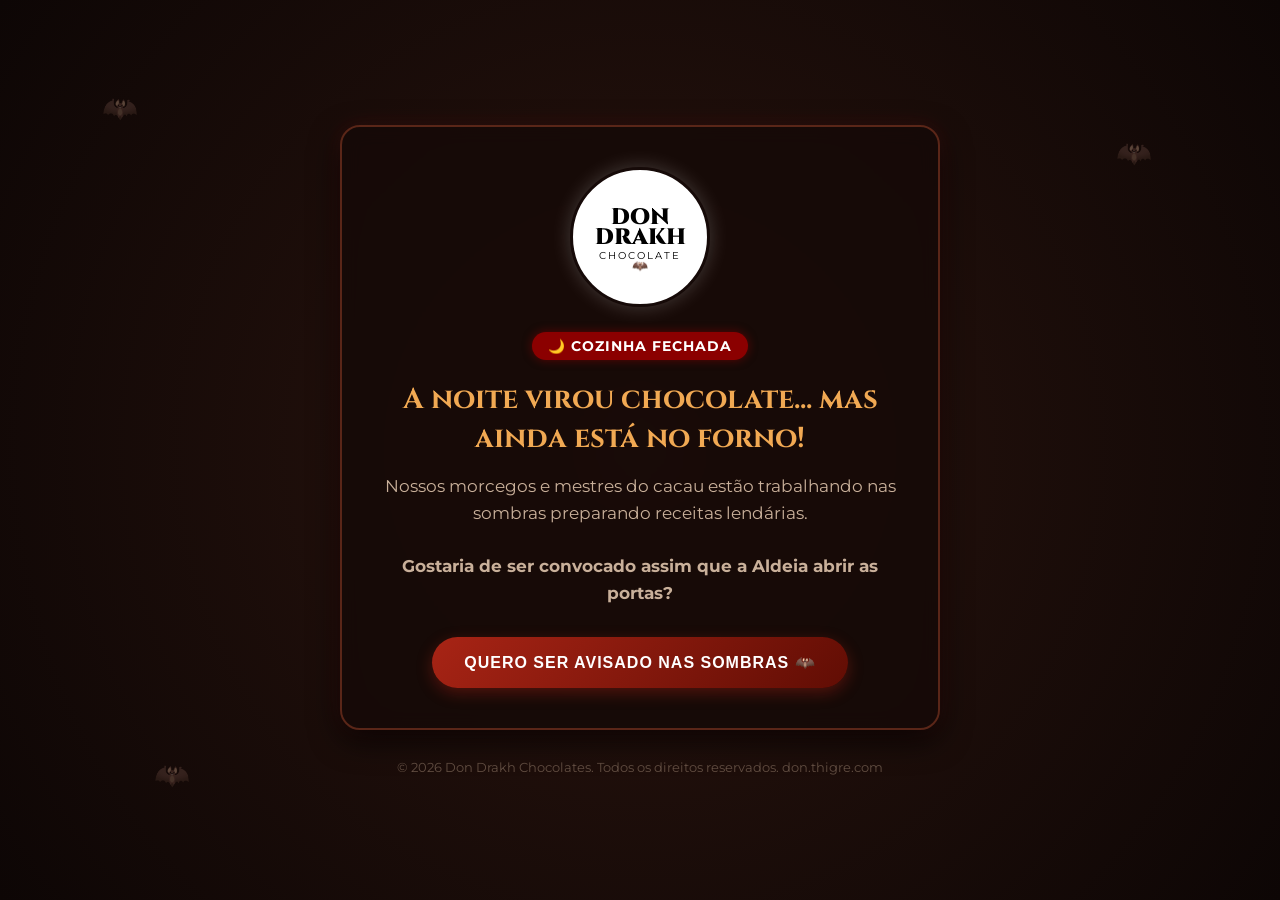
<file: don/index.html>
<!DOCTYPE html>
<html lang="pt-BR">
<head>
  <meta charset="UTF-8" />
  <meta name="viewport" content="width=device-width, initial-scale=1.0" />
  <title>Don Drakh - Cozinha Fechada</title>
  <!-- Google Fonts: Creepster/Cinzel para tom místico/divertido e Montserrat para texto limpo -->
  <link rel="preconnect" href="https://fonts.googleapis.com">
  <link rel="preconnect" href="https://fonts.gstatic.com" crossorigin>
  <link href="https://fonts.googleapis.com/css2?family=Cinzel:wght@700&family=Montserrat:wght@400;600;700&display=swap" rel="stylesheet">
  
  <style>
    * {
      box-sizing: border-box;
      margin: 0;
      padding: 0;
    }

    body {
      background: radial-gradient(circle at center, #2a140e 0%, #0d0605 100%);
      color: #ebdcd0;
      font-family: 'Montserrat', sans-serif;
      min-height: 100vh;
      display: flex;
      flex-direction: column;
      justify-content: center;
      align-items: center;
      padding: 20px;
      overflow-x: hidden;
      position: relative;
    }

    /* Elementos decorativos */
    .bat {
      position: absolute;
      font-size: 1.8rem;
      opacity: 0.3;
      animation: float 6s ease-in-out infinite alternate;
      user-select: none;
    }
    .bat-1 { top: 10%; left: 8%; animation-delay: 0s; }
    .bat-2 { top: 15%; right: 10%; animation-delay: 2s; }
    .bat-3 { bottom: 12%; left: 12%; animation-delay: 4s; }

    @keyframes float {
      0% { transform: translateY(0px) rotate(0deg); }
      100% { transform: translateY(-20px) rotate(8deg); }
    }

    /* Container Principal */
    .container {
      background: rgba(22, 10, 8, 0.85);
      border: 2px solid #5a2618;
      border-radius: 20px;
      box-shadow: 0 10px 30px rgba(0,0,0,0.8), 0 0 20px rgba(186, 45, 45, 0.2);
      max-width: 600px;
      width: 100%;
      padding: 40px 30px;
      text-align: center;
      backdrop-filter: blur(10px);
      z-index: 10;
    }

    /* Logo Don Drakh */
    .logo-box {
      width: 140px;
      height: 140px;
      background-color: #ffffff;
      border-radius: 50%;
      margin: 0 auto 25px auto;
      display: flex;
      flex-direction: column;
      justify-content: center;
      align-items: center;
      box-shadow: 0 0 20px rgba(255, 255, 255, 0.2);
      border: 3px solid #160a08;
    }

    .logo-box h1 {
      font-family: 'Cinzel', serif;
      font-size: 1.4rem;
      color: #000;
      line-height: 0.9;
      text-transform: uppercase;
      font-weight: 900;
    }

    .logo-box span {
      font-size: 0.65rem;
      color: #000;
      letter-spacing: 2px;
      margin-top: 2px;
      position: relative;
    }

    /* Detalhe divertido das presas */
    .fangs {
      font-size: 0.8rem;
      line-height: 0;
      margin-top: 4px;
    }

    .status-badge {
      display: inline-block;
      background-color: #8b0000;
      color: #fff;
      padding: 6px 16px;
      border-radius: 20px;
      font-size: 0.85rem;
      font-weight: 700;
      letter-spacing: 1px;
      text-transform: uppercase;
      margin-bottom: 20px;
      box-shadow: 0 0 10px rgba(139, 0, 0, 0.6);
    }

    h2 {
      font-family: 'Cinzel', serif;
      font-size: 1.8rem;
      color: #f1a953;
      margin-bottom: 15px;
    }

    p.description {
      font-size: 1.05rem;
      color: #c9b09a;
      line-height: 1.6;
      margin-bottom: 30px;
    }

    .btn-main {
      background: linear-gradient(135deg, #a82415 0%, #610d04 100%);
      color: #fff;
      border: none;
      padding: 16px 32px;
      font-size: 1rem;
      font-weight: 700;
      border-radius: 30px;
      cursor: pointer;
      transition: all 0.3s ease;
      box-shadow: 0 5px 15px rgba(168, 36, 21, 0.4);
      text-transform: uppercase;
      letter-spacing: 1px;
    }

    .btn-main:hover {
      transform: translateY(-3px) scale(1.02);
      box-shadow: 0 8px 25px rgba(220, 38, 38, 0.6);
      background: linear-gradient(135deg, #c52d1c 0%, #7c1207 100%);
    }

    /* Modal / Pop-up Box */
    .modal-overlay {
      position: fixed;
      top: 0;
      left: 0;
      width: 100%;
      height: 100%;
      background: rgba(0, 0, 0, 0.85);
      display: flex;
      justify-content: center;
      align-items: center;
      opacity: 0;
      pointer-events: none;
      transition: opacity 0.3s ease;
      z-index: 100;
      padding: 20px;
    }

    .modal-overlay.active {
      opacity: 1;
      pointer-events: auto;
    }

    .modal-card {
      background: #1b0c09;
      border: 2px solid #8b0000;
      border-radius: 16px;
      padding: 30px;
      max-width: 450px;
      width: 100%;
      position: relative;
      box-shadow: 0 10px 40px rgba(0,0,0,0.9);
      text-align: left;
    }

    .close-btn {
      position: absolute;
      top: 15px;
      right: 15px;
      background: none;
      border: none;
      color: #a88a78;
      font-size: 1.5rem;
      cursor: pointer;
    }

    .close-btn:hover { color: #fff; }

    .modal-card h3 {
      font-family: 'Cinzel', serif;
      color: #f1a953;
      font-size: 1.4rem;
      margin-bottom: 8px;
    }

    .modal-card p {
      font-size: 0.9rem;
      color: #a88a78;
      margin-bottom: 20px;
    }

    .form-group {
      margin-bottom: 15px;
    }

    .form-group label {
      display: block;
      font-size: 0.85rem;
      margin-bottom: 5px;
      color: #ebdcd0;
      font-weight: 600;
    }

    .form-group input {
      width: 100%;
      padding: 12px;
      background: #0d0504;
      border: 1px solid #4a2218;
      border-radius: 8px;
      color: #fff;
      font-size: 0.95rem;
      outline: none;
      transition: border-color 0.3s ease;
    }

    .form-group input:focus {
      border-color: #a82415;
    }

    .checkbox-group {
      display: flex;
      align-items: flex-start;
      gap: 10px;
      margin: 20px 0;
      font-size: 0.8rem;
      color: #a88a78;
    }

    .checkbox-group input {
      margin-top: 3px;
      accent-color: #a82415;
    }

    .btn-submit {
      width: 100%;
      background: #8b0000;
      color: #fff;
      border: none;
      padding: 14px;
      font-size: 1rem;
      font-weight: 700;
      border-radius: 8px;
      cursor: pointer;
      transition: background 0.3s ease;
    }

    .btn-submit:hover {
      background: #b30000;
    }

    /* Mensagem de Confirmação */
    .success-box {
      display: none;
      text-align: center;
      padding: 20px 0;
    }

    .success-box h4 {
      font-family: 'Cinzel', serif;
      color: #4efa7b;
      font-size: 1.5rem;
      margin-bottom: 10px;
    }

    .success-box p {
      color: #ebdcd0;
      font-size: 0.95rem;
      line-height: 1.5;
    }

    footer {
      margin-top: 30px;
      font-size: 0.8rem;
      color: #634f43;
      text-align: center;
    }
  </style>
</head>
<body>

  <div class="bat bat-1">🦇</div>
  <div class="bat bat-2">🦇</div>
  <div class="bat bat-3">🦇</div>

  <div class="container">
    <!-- Logotipo idêntico ao Instagram -->
    <div class="logo-box">
      <h1>DON<br>DRAKH</h1>
      <span>CHOCOLATE</span>
      <div class="fangs">🦇</div>
    </div>

    <div class="status-badge">🌙 Cozinha Fechada</div>

    <h2>A noite virou chocolate... mas ainda está no forno!</h2>
    
    <p class="description">
      Nossos morcegos e mestres do cacau estão trabalhando nas sombras preparando receitas lendárias. 
      <br><br>
      <strong>Gostaria de ser convocado assim que a Aldeia abrir as portas?</strong>
    </p>

    <button class="btn-main" onclick="openModal()">Quero ser avisado nas sombras 🦇</button>
  </div>

  <!-- Modal / Box Flutuante -->
  <div class="modal-overlay" id="modalOverlay">
    <div class="modal-card">
      <button class="close-btn" onclick="closeModal()">&times;</button>
      
      <!-- Formulário -->
      <form id="notifyForm" onsubmit="handleFormSubmit(event)">
        <h3>Convocações da Aldeia</h3>
        <p>Preencha os dados para ser o primeiro a saborear nossos chocolates misteriosos.</p>

        <div class="form-group">
          <label for="nome">Nome Completo</label>
          <input type="text" id="nome" required placeholder="Ex: Don Drakh" />
        </div>

        <div class="form-group">
          <label for="whatsapp">WhatsApp (com DDD)</label>
          <input type="tel" id="whatsapp" required placeholder="(11) 99999-9999" />
        </div>

        <div class="form-group">
          <label for="cep">CEP (para cálculo de entregas místicas)</label>
          <input type="text" id="cep" required placeholder="00000-000" maxlength="9" />
        </div>

        <div class="checkbox-group">
          <input type="checkbox" id="lgpd" required />
          <label for="lgpd">
            Autorizo o processamento e armazenamento seguro dos meus dados para receber avisos exclusivos da Aldeia Drakh.
          </label>
        </div>

        <button type="submit" class="btn-submit">Entrar na Lista Secreta 🍫</button>
      </form>

      <!-- Mensagem de Confirmação -->
      <div class="success-box" id="successBox">
        <h4>🦇 Pacto Confirmado!</h4>
        <p>Seus dados foram guardados com sucesso nos arquivos secretos da Aldeia Drakh.</p>
        <p style="margin-top: 15px; color: #a88a78; font-size: 0.85rem;">
          Assim que a cozinha abrir as portas no meio da noite, você receberá uma mensagem via WhatsApp.
        </p>
      </div>
    </div>
  </div>

  <footer>
    &copy; 2026 Don Drakh Chocolates. Todos os direitos reservados. don.thigre.com
  </footer>

  <script>
    function openModal() {
      document.getElementById('modalOverlay').classList.add('active');
    }

    function closeModal() {
      document.getElementById('modalOverlay').classList.remove('active');
    }

    function handleFormSubmit(e) {
      e.preventDefault();

      const nome = document.getElementById('nome').value;
      const whatsapp = document.getElementById('whatsapp').value;
      const cep = document.getElementById('cep').value;

      // Objeto com os dados
      const leadData = {
        nome: nome,
        whatsapp: whatsapp,
        cep: cep,
        dataRegistro: new Date().toISOString()
      };

      // Processamento e Armazenamento Local (localStorage)
      let leads = JSON.parse(localStorage.getItem('dondrakh_leads') || '[]');
      leads.push(leadData);
      localStorage.setItem('dondrakh_leads', JSON.stringify(leads));

      // Transição para Mensagem de Confirmação
      document.getElementById('notifyForm').style.display = 'none';
      document.getElementById('successBox').style.display = 'block';
    }
  </script>
</body>
</html>
</file>
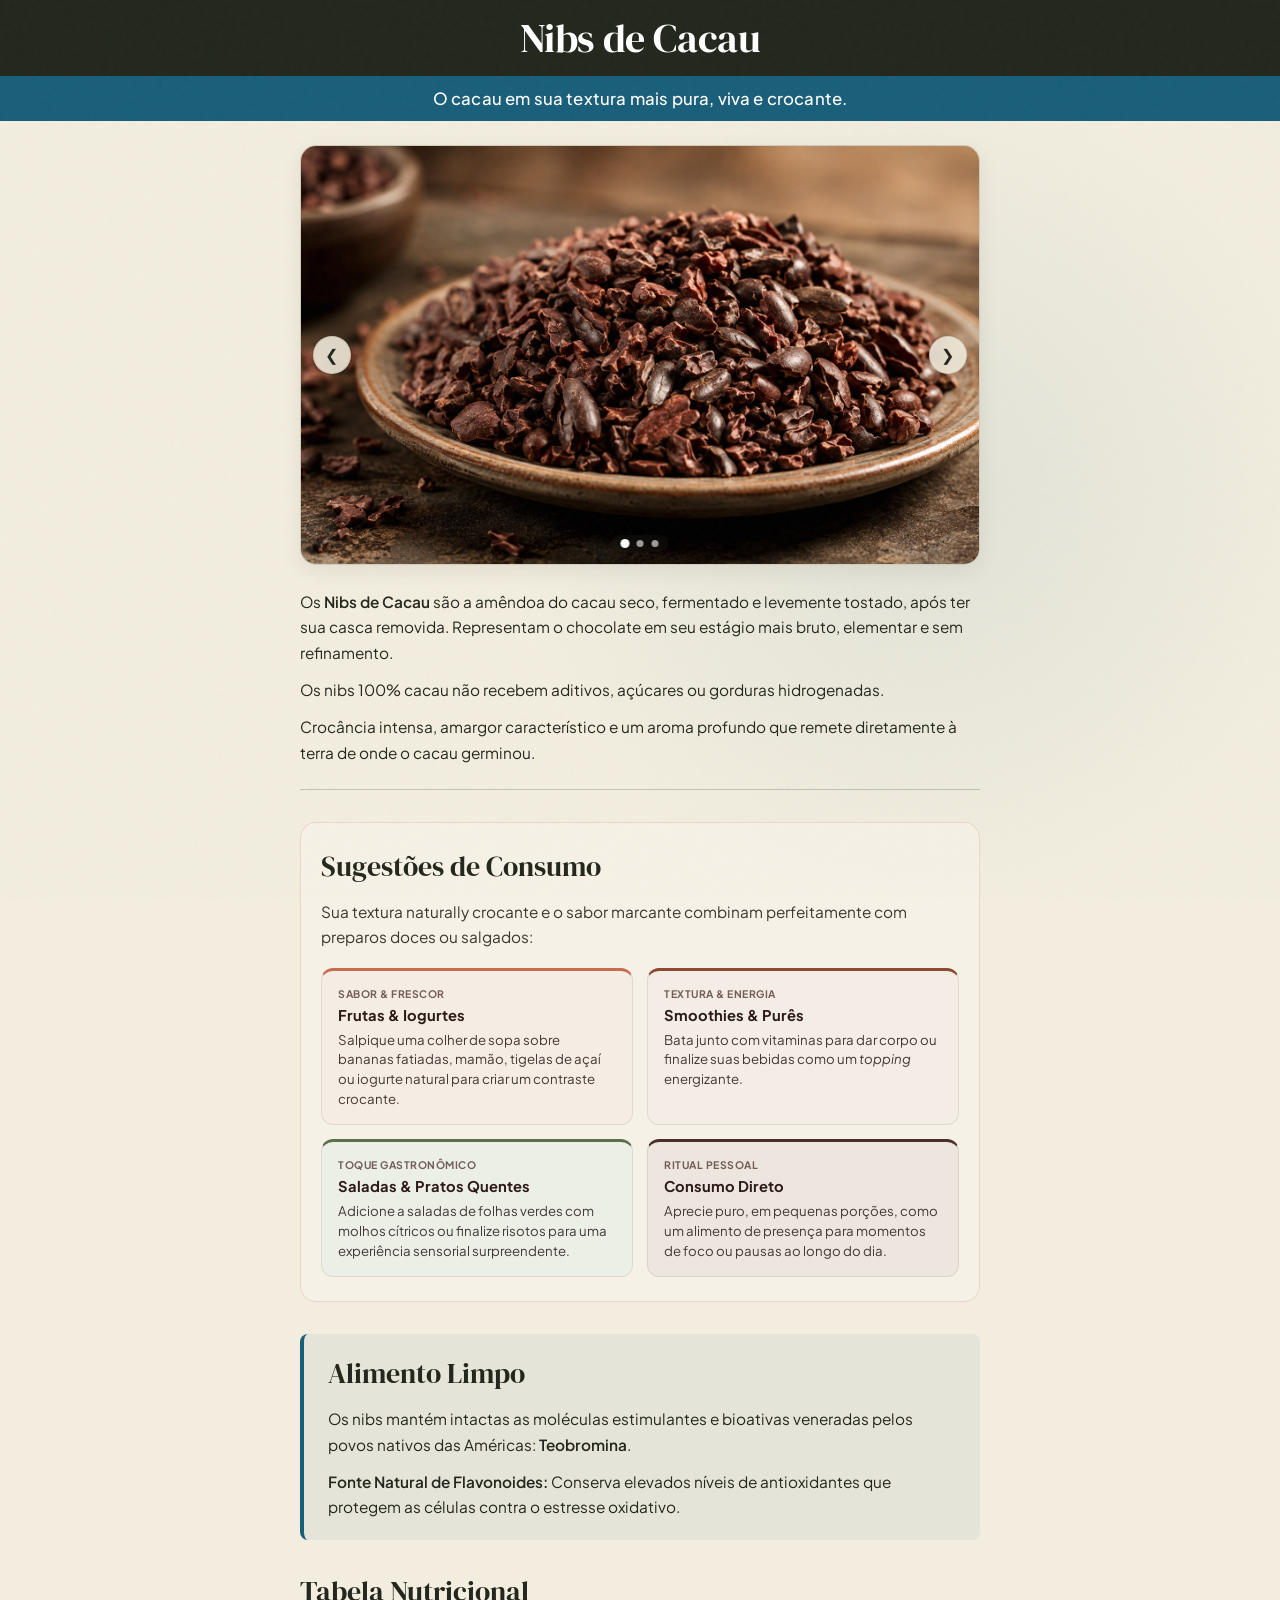
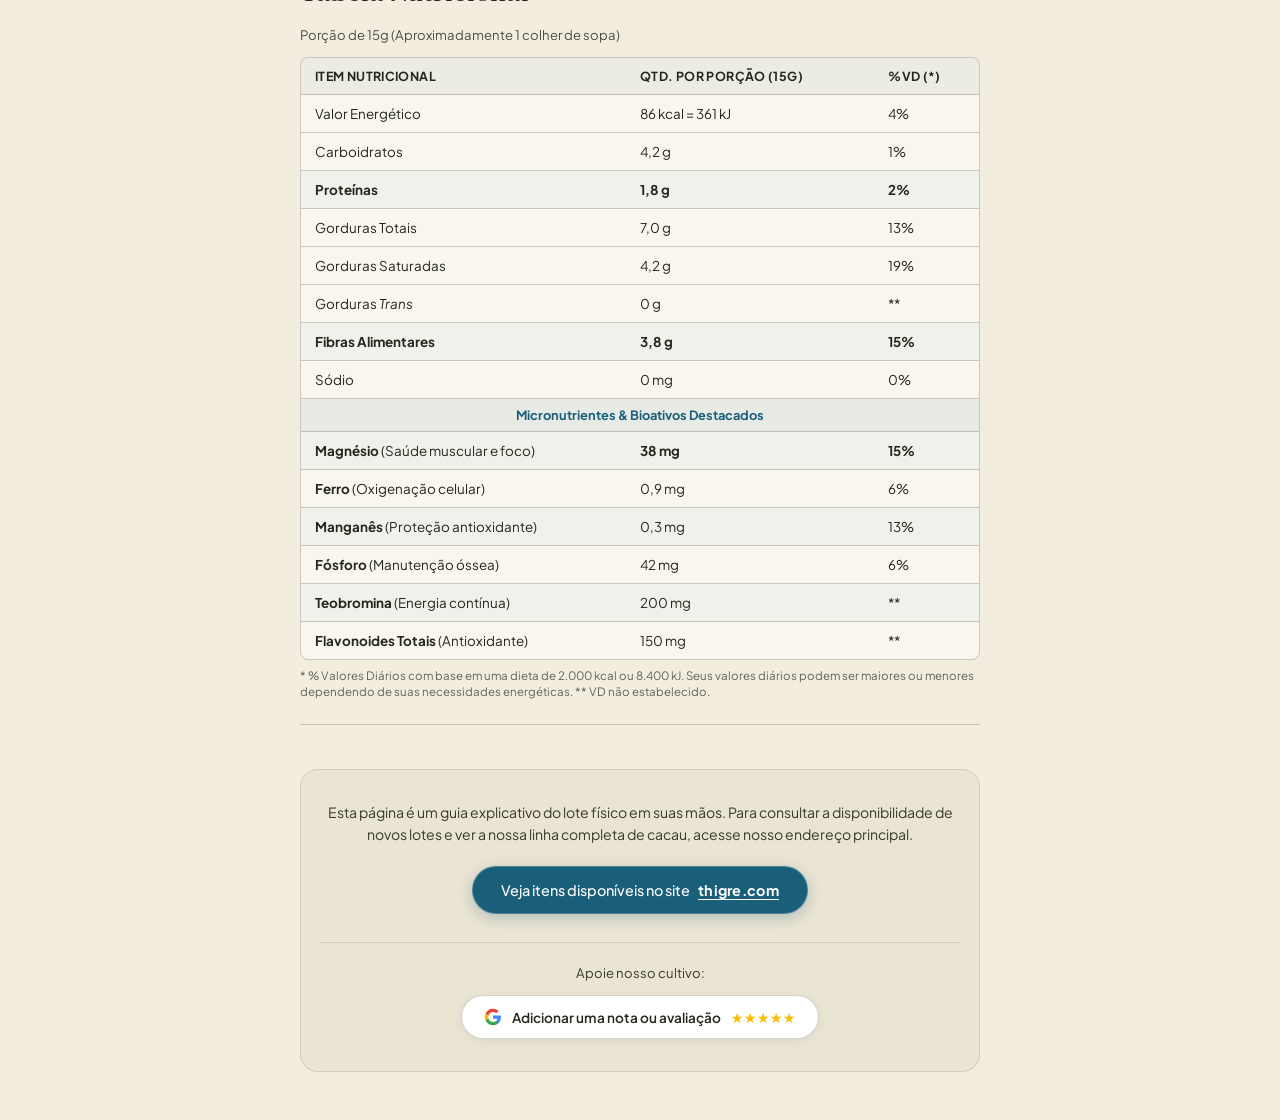
<file: nibs/index.html>
<!DOCTYPE html>
<html lang="pt-BR">
<head>
  <meta charset="UTF-8" />
  <meta name="viewport" content="width=device-width, initial-scale=1.0" />
  
  <!-- SEO & Indexação -->
  <title>Nibs de Cacau — Puros, Crocantes e Ancestrais | thigre</title>
  <meta name="description" content="O cacau em sua textura mais pura, viva e crocante. Informações nutricionais, benefícios e sugestões de consumo." />
  <meta name="robots" content="index, follow" />
  <link rel="canonical" href="https://thigre.com/nibs" />

  <!-- Open Graph / Redes Sociais -->
  <meta property="og:type" content="product" />
  <meta property="og:title" content="Nibs de Cacau — thigre" />
  <meta property="og:description" content="O cacau em sua textura mais pura, viva e crocante." />
  <meta property="og:url" content="https://thigre.com/nibs" />
  <meta property="og:image" content="nib-p-1.png" />
  <meta property="og:site_name" content="thigre" />

  <!-- Fontes & Estilos -->
  <link rel="preconnect" href="https://fonts.googleapis.com" />
  <link rel="preconnect" href="https://fonts.gstatic.com" crossorigin />
  <link href="https://fonts.googleapis.com/css2?family=DM+Serif+Display:ital@0;1&family=Plus+Jakarta+Sans:wght@400;500;600;700&display=swap" rel="stylesheet" />
  
  <link rel="stylesheet" href="../variables.css" />
  <link rel="stylesheet" href="./styles.css" />
</head>

<body class="product-page">

  <!-- Header 1: Barra Horizontal Superior (Preto / Cinza Escuro com Texto Branco) -->
  <header class="top-header-bar">
    <h1 id="product-title" class="product-title-bar">Nibs de Cacau</h1>
  </header>

  <!-- Header 2: Segunda Linha (Azul Oceano com Texto Branco) -->
  <div class="subtitle-banner">
    <p>O cacau em sua textura mais pura, viva e crocante.</p>
  </div>

  <div class="page-shell">

    <main class="product-container">

      <!-- Carrossel de Imagens -->
      <section class="carousel-section" aria-label="Galeria de fotos do produto">
        <div class="carousel-container">
          <div class="carousel-track" id="carouselTrack">
            <div class="carousel-slide">
              <img src="nib-p-1.png" alt="Nibs de cacau em primeiro plano" loading="eager" />
            </div>
            <div class="carousel-slide">
              <img src="nibs-p-2.jpg" alt="Detalhe dos nibs de cacau tostados levemente" loading="lazy" />
            </div>
            <div class="carousel-slide">
              <img src="nibs-p-3.jpg" alt="Nibs de cacau servidos em apresentação rústica" loading="lazy" />
            </div>
          </div>

          <!-- Botões de Navegação -->
          <button class="carousel-btn prev-btn" id="prevBtn" aria-label="Imagem anterior">&#10094;</button>
          <button class="carousel-btn next-btn" id="nextBtn" aria-label="Próxima imagem">&#10095;</button>

          <!-- Indicadores -->
          <div class="carousel-indicators" id="carouselIndicators">
            <span class="dot active" data-index="0"></span>
            <span class="dot" data-index="1"></span>
            <span class="dot" data-index="2"></span>
          </div>
        </div>
      </section>

      <!-- Descrição do Produto -->
      <section class="info-block">
        <p>Os <strong>Nibs de Cacau</strong> são a amêndoa do cacau seco, fermentado e levemente tostado, após ter sua casca removida. Representam o chocolate em seu estágio mais bruto, elementar e sem refinamento.</p>
        <p>Os nibs 100% cacau não recebem aditivos, açúcares ou gorduras hidrogenadas.</p>
        <p>Crocância intensa, amargor característico e um aroma profundo que remete diretamente à terra de onde o cacau germinou.</p>
      </section>

      <!-- Sugestões de Consumo -->
      <section class="info-block food-experience-block">
        <h2 class="section-heading">Sugestões de Consumo</h2>
        <p class="experience-intro">Sua textura naturally crocante e o sabor marcante combinam perfeitamente com preparos doces ou salgados:</p>
        
        <div class="suggestions-grid">
          <div class="suggestion-card card-fruit">
            <div class="card-tag">Sabor &amp; Frescor</div>
            <h3>Frutas &amp; Iogurtes</h3>
            <p>Salpique uma colher de sopa sobre bananas fatiadas, mamão, tigelas de açaí ou iogurte natural para criar um contraste crocante.</p>
          </div>
          <div class="suggestion-card card-smoothie">
            <div class="card-tag">Textura &amp; Energia</div>
            <h3>Smoothies &amp; Purês</h3>
            <p>Bata junto com vitaminas para dar corpo ou finalize suas bebidas como um <em>topping</em> energizante.</p>
          </div>
          <div class="suggestion-card card-salad">
            <div class="card-tag">Toque Gastronômico</div>
            <h3>Saladas &amp; Pratos Quentes</h3>
            <p>Adicione a saladas de folhas verdes com molhos cítricos ou finalize risotos para uma experiência sensorial surpreendente.</p>
          </div>
          <div class="suggestion-card card-direct">
            <div class="card-tag">Ritual Pessoal</div>
            <h3>Consumo Direto</h3>
            <p>Aprecie puro, em pequenas porções, como um alimento de presença para momentos de foco ou pausas ao longo do dia.</p>
          </div>
        </div>
      </section>

      <!-- Alimento Limpo -->
      <section class="info-block highlight-block">
        <h2 class="section-heading">Alimento Limpo</h2>
        <p>Os nibs mantém intactas as moléculas estimulantes e bioativas veneradas pelos povos nativos das Américas: <strong>Teobromina</strong>.</p>
        <p><strong>Fonte Natural de Flavonoides:</strong> Conserva elevados níveis de antioxidantes que protegem as células contra o estresse oxidativo.</p>
      </section>

      <!-- Tabela Nutricional -->
      <section class="info-block">
        <h2 class="section-heading">Tabela Nutricional</h2>
        <p class="table-intro">Porção de 15g (Aproximadamente 1 colher de sopa)</p>

        <div class="table-wrapper">
          <table class="nutrition-table">
            <thead>
              <tr>
                <th scope="col">Item Nutricional</th>
                <th scope="col">Qtd. por Porção (15g)</th>
                <th scope="col">%VD (*)</th>
              </tr>
            </thead>
            <tbody>
              <tr>
                <td>Valor Energético</td>
                <td>86 kcal = 361 kJ</td>
                <td>4%</td>
              </tr>
              <tr>
                <td>Carboidratos</td>
                <td>4,2 g</td>
                <td>1%</td>
              </tr>
              <tr class="highlight-row">
                <td><strong>Proteínas</strong></td>
                <td><strong>1,8 g</strong></td>
                <td><strong>2%</strong></td>
              </tr>
              <tr>
                <td>Gorduras Totais</td>
                <td>7,0 g</td>
                <td>13%</td>
              </tr>
              <tr>
                <td>Gorduras Saturadas</td>
                <td>4,2 g</td>
                <td>19%</td>
              </tr>
              <tr>
                <td>Gorduras <em>Trans</em></td>
                <td>0 g</td>
                <td>**</td>
              </tr>
              <tr class="highlight-row">
                <td><strong>Fibras Alimentares</strong></td>
                <td><strong>3,8 g</strong></td>
                <td><strong>15%</strong></td>
              </tr>
              <tr>
                <td>Sódio</td>
                <td>0 mg</td>
                <td>0%</td>
              </tr>
              <tr class="sub-header">
                <td colspan="3"><strong>Micronutrientes &amp; Bioativos Destacados</strong></td>
              </tr>
              <tr class="highlight-row">
                <td><strong>Magnésio</strong> (Saúde muscular e foco)</td>
                <td><strong>38 mg</strong></td>
                <td><strong>15%</strong></td>
              </tr>
              <tr>
                <td><strong>Ferro</strong> (Oxigenação celular)</td>
                <td>0,9 mg</td>
                <td>6%</td>
              </tr>
              <tr class="highlight-row">
                <td><strong>Manganês</strong> (Proteção antioxidante)</td>
                <td>0,3 mg</td>
                <td>13%</td>
              </tr>
              <tr>
                <td><strong>Fósforo</strong> (Manutenção óssea)</td>
                <td>42 mg</td>
                <td>6%</td>
              </tr>
              <tr class="highlight-row">
                <td><strong>Teobromina</strong> (Energia contínua)</td>
                <td>200 mg</td>
                <td>**</td>
              </tr>
              <tr>
                <td><strong>Flavonoides Totais</strong> (Antioxidante)</td>
                <td>150 mg</td>
                <td>**</td>
              </tr>
            </tbody>
          </table>
        </div>
        <p class="table-footnote">* % Valores Diários com base em uma dieta de 2.000 kcal ou 8.400 kJ. Seus valores diários podem ser maiores ou menores dependendo de suas necessidades energéticas. ** VD não estabelecido.</p>
      </section>

    </main>

    <!-- Rodapé -->
    <footer class="footer-simple">
      <div class="footer-card">
        <p>Esta página é um guia explicativo do lote físico em suas mãos. Para consultar a disponibilidade de novos lotes e ver a nossa linha completa de cacau, acesse nosso endereço principal.</p>
        
        <!-- Botão 1: Direciona para o site na mesma janela (_self) -->
        <a href="https://thigre.com" class="btn-external-link" target="_self">
          <span>Veja itens disponíveis no site</span>
          <strong class="domain-text">thigre.com</strong>
        </a>

        <!-- Botão 2: Avaliação no Google -->
        <div class="review-wrapper">
          <p class="review-intro">Apoie nosso cultivo:</p>
          <a href="https://g.page/r/CWA_8kQ9CySSEAI/review" class="btn-google-review" target="_blank" rel="noopener">
            <svg class="google-icon" viewBox="0 0 24 24" width="18" height="18">
              <path fill="#4285F4" d="M22.56 12.25c0-.78-.07-1.53-.2-2.25H12v4.26h5.92c-.26 1.37-1.04 2.53-2.21 3.31v2.77h3.57c2.08-1.92 3.28-4.74 3.28-8.09z"/>
              <path fill="#34A853" d="M12 23c2.97 0 5.46-.98 7.28-2.66l-3.57-2.77c-.98.66-2.23 1.06-3.71 1.06-2.86 0-5.29-1.93-6.16-4.53H2.18v2.84C3.99 20.53 7.7 23 12 23z"/>
              <path fill="#FBBC05" d="M5.84 14.09c-.22-.66-.35-1.36-.35-2.09s.13-1.43.35-2.09V7.06H2.18C1.43 8.55 1 10.22 1 12s.43 3.45 1.18 4.94l2.85-2.22.81-.63z"/>
              <path fill="#EA4335" d="M12 5.38c1.62 0 3.06.56 4.21 1.64l3.15-3.15C17.45 2.09 14.97 1 12 1 7.7 1 3.99 3.47 2.18 7.06l3.66 2.84c.87-2.6 3.3-4.52 6.16-4.52z"/>
            </svg>
            <span>Adicionar uma nota ou avaliação</span>
            <span class="stars">★★★★★</span>
          </a>
        </div>

      </div>
    </footer>

  </div>

  <!-- Script do Carrossel -->
  <script>
    const track = id('carouselTrack');
    const slides = Array.from(track.children);
    const prevBtn = id('prevBtn');
    const nextBtn = id('nextBtn');
    const dots = Array.from(id('carouselIndicators').children);
    let currentIndex = 0;

    function id(str) { return document.getElementById(str); }

    function updateCarousel(index) {
      if (index < 0) index = slides.length - 1;
      if (index >= slides.length) index = 0;
      currentIndex = index;
      track.style.transform = `translateX(-${currentIndex * 100}%)`;
      dots.forEach((dot, idx) => {
        dot.classList.toggle('active', idx === currentIndex);
      });
    }

    prevBtn.addEventListener('click', () => updateCarousel(currentIndex - 1));
    nextBtn.addEventListener('click', () => updateCarousel(currentIndex + 1));

    dots.forEach((dot) => {
      dot.addEventListener('click', (e) => {
        const index = parseInt(e.target.getAttribute('data-index'), 10);
        updateCarousel(index);
      });
    });

    // Touch Swipe Mobile
    let startX = 0;
    let isDragging = false;

    track.addEventListener('touchstart', (e) => {
      startX = e.touches[0].clientX;
      isDragging = true;
    }, { passive: true });

    track.addEventListener('touchend', (e) => {
      if (!isDragging) return;
      const endX = e.changedTouches[0].clientX;
      const diffX = startX - endX;
      if (Math.abs(diffX) > 40) {
        if (diffX > 0) updateCarousel(currentIndex + 1);
        else updateCarousel(currentIndex - 1);
      }
      isDragging = false;
    });
  </script>

</body>
</html>
</file>
<file: styles.css>
* {
  box-sizing: border-box;
}

html {
  scroll-behavior: smooth;
}

body {
  margin: 0;
  color: var(--page-text-color);
  background:
    radial-gradient(circle at 72% 18%, var(--page-radial-glow), transparent 26rem),
    var(--page-bg);
  font-family: var(--sans);
  -webkit-font-smoothing: antialiased;
}

body::before {
  position: fixed;
  inset: 0;
  z-index: 10;
  pointer-events: none;
  opacity: 0.18;
  content: "";
  background-image: url("data:image/svg+xml,%3Csvg viewBox='0 0 160 160' xmlns='http://www.w3.org/2000/svg'%3E%3Cfilter id='n'%3E%3CfeTurbulence type='fractalNoise' baseFrequency='.92' numOctaves='2' stitchTiles='stitch'/%3E%3C/filter%3E%3Crect width='100%25' height='100%25' filter='url(%23n)' opacity='.11'/%3E%3C/svg%3E");
}

a {
  color: inherit;
  text-decoration: none;
}

.hub-shell {
  display: flex;
  flex-direction: column;
  justify-content: center;
  align-items: center;
  width: min(100% - 48px, 1520px);
  min-height: calc(100vh - 80px);
  margin: 0 auto;
}

.link-hub {
  display: grid;
  align-content: center;
  justify-items: center;
  width: min(100%, 640px);
  margin: 0 auto;
  padding: 48px 0 72px;
  text-align: center;
}

.hub-header {
  width: 100%;
}

.hub-header h1 {
  margin: 0;
  font-family: var(--display);
  font-weight: 400;
  font-style: normal;
  font-size: clamp(3.5rem, 7vw, 5.2rem);
  line-height: 0.95;
  letter-spacing: -0.03em;
  text-transform: lowercase;
  color: var(--page-text-color);
}

.hub-bio {
  display: flex;
  flex-direction: column;
  gap: 6px;
  margin: 20px auto 0;
}

.hub-tagline {
  margin: 0;
  font-size: clamp(0.92rem, 1.5vw, 1.05rem);
  font-weight: 400;
  line-height: 1.45;
  color: var(--page-text-color);
  opacity: 0.9;
}

.hub-origin {
  margin: 0;
  font-size: clamp(0.9rem, 1.4vw, 0.98rem);
  font-weight: 500;
  color: var(--page-text-color);
}

.hub-links {
  display: grid;
  width: 100%;
  margin-top: 40px;
  border-top: 1px solid var(--page-border-lines);
}

.hub-link-item {
  border-bottom: 1px solid var(--page-border-lines);
}

.hub-link {
  display: grid;
  grid-template-columns: 42px 1fr auto;
  align-items: center;
  width: 100%;
  min-height: 80px;
  padding: 12px 16px;
  border: 0;
  color: var(--accordion-header-text);
  background: transparent;
  text-align: left;
  cursor: pointer;
  transition: color 220ms ease, background-color 220ms ease, padding 220ms ease;
}

a.hub-link:hover,
a.hub-link:focus-visible,
button.hub-link:hover,
button.hub-link:focus-visible {
  padding-right: 14px;
  padding-left: 22px;
  color: var(--accordion-hover-text);
  background: var(--color-ocean);
}

.hub-link-number {
  align-self: start;
  margin-top: 6px;
  color: var(--accordion-number-text);
  font-size: 0.9rem;
  font-weight: 600;
}

a.hub-link:hover .hub-link-number,
a.hub-link:focus-visible .hub-link-number,
button.hub-link:hover .hub-link-number,
button.hub-link:focus-visible .hub-link-number {
  color: var(--accordion-number-hover-text);
}

.hub-link-copy {
  display: grid;
  gap: 2px;
}

.hub-link-copy strong {
  font-family: var(--display);
  font-size: clamp(1.45rem, 3.6vw, 1.85rem);
  font-weight: 400;
  line-height: 1.1;
}

.hub-link-arrow {
  font-size: 1rem;
  transition: transform 220ms ease;
}

.accordion-toggle[aria-expanded="true"] .hub-link-arrow {
  transform: rotate(180deg);
}

.accordion-content {
  max-height: 0;
  overflow: hidden;
  background: var(--accordion-content-bg);
  transition: max-height 350ms ease-out, padding 350ms ease-out;
}

.accordion-toggle[aria-expanded="true"] + .accordion-content.linhagem-content {
  max-height: 2500px;
  padding: 28px 32px;
}

.linhagem-content p {
  margin: 0 0 16px;
  font-size: clamp(0.88rem, 1.4vw, 0.96rem);
  line-height: 1.7;
  color: var(--page-text-color);
  text-align: left;
}

.sequence-nav, .cacau-actions {
  display: flex;
  gap: 10px;
  margin-top: 20px;
  flex-wrap: wrap;
}

.sub-toggle-btn, .cacau-action-btn {
  padding: 10px 18px;
  background: var(--btn-sub-bg);
  border: 1px solid var(--btn-sub-border);
  color: var(--btn-sub-text);
  font-family: var(--sans);
  font-size: 0.78rem;
  font-weight: 600;
  border-radius: 20px;
  cursor: pointer;
  transition: all 220ms ease;
}

.sub-toggle-btn:hover, .cacau-action-btn:hover {
  background: var(--btn-sub-hover-bg);
}

.sub-toggle-btn.active, .cacau-action-btn.active {
  background: var(--btn-sub-active-bg);
  color: var(--btn-sub-active-text);
  border-color: var(--btn-sub-active-border);
}

.cacau-action-btn.btn-highlight {
  background: var(--btn-cherry-bg);
  color: var(--btn-cherry-text);
  border: 1px solid var(--btn-cherry-border);
}

.cacau-action-btn.btn-highlight:hover {
  background: var(--btn-cherry-hover-bg);
}

.sequence-box {
  display: none;
  margin-top: 20px;
  padding-top: 20px;
  border-top: 1px solid var(--page-border-lines);
  text-align: left;
}

.sequence-box.active {
  display: block;
}

.section-title {
  margin: 0 0 14px;
  font-family: var(--display);
  font-size: 1.55rem;
  font-weight: 400;
  color: var(--page-text-color);
}

.accordion-toggle[aria-expanded="true"] + .accordion-content.cacau-content {
  max-height: 1200px;
  padding: 28px 32px;
}

.cacau-content p {
  margin: 0;
  font-size: clamp(0.88rem, 1.4vw, 0.96rem);
  line-height: 1.7;
  color: var(--page-text-color);
  text-align: left;
}

/* Seção Empório Thigre */
.accordion-toggle[aria-expanded="true"] + .accordion-content.loja-content {
  max-height: 5000px;
  padding: 28px 16px;
  background: var(--loja-container-bg);
  border-radius: 0 0 12px 12px;
}

.fixed-line-badge {
  font-size: 0.72rem;
  font-weight: 700;
  text-transform: uppercase;
  letter-spacing: 0.08em;
  color: var(--fixed-line-badge-color);
  text-align: left;
  margin: 0 0 10px 4px;
}

.fixed-line-group {
  border: var(--fixed-line-border-width) var(--fixed-line-border-style) var(--fixed-line-border-color);
  padding: var(--fixed-line-padding);
  border-radius: var(--fixed-line-radius);
  background: var(--fixed-line-bg);
  margin-bottom: 24px !important;
}

/* Caso queira aplicar um ajuste específico na grade interna da Linha Fixa */
.fixed-line-group .products-grid {
  display: grid;
  grid-template-columns: repeat(2, 1fr);
  gap: 12px;
  margin-bottom: 0;
}

/* Grade mantida em 2 Colunas (Mobile e Web) */
.products-grid {
  display: grid;
  grid-template-columns: repeat(2, 1fr);
  gap: 12px;
  margin-bottom: 24px;
}

.product-card {
  background: var(--card-bg);
  border: 1px solid var(--card-border);
  border-radius: 14px;
  padding: 10px;
  text-align: center;
  display: flex;
  flex-direction: column;
  align-items: center;
  position: relative;
  overflow: hidden;
  box-shadow: 0 4px 12px rgba(0, 0, 0, 0.03);
  transition: transform 200ms ease, box-shadow 200ms ease;
}

.product-card:hover {
  transform: translateY(-3px);
  box-shadow: 0 6px 16px rgba(0, 0, 0, 0.08);
}

/* Tag com Contorno Off-White */
.product-tag {
  position: absolute;
  top: 6px;
  right: 6px;
  background: var(--color-ink);
  color: var(--color-paper);
  border: 1.5px solid var(--color-paper-light);
  box-shadow: 0 1px 3px rgba(0, 0, 0, 0.2);
  font-size: 0.6rem;
  font-weight: 700;
  padding: 2px 7px;
  border-radius: 10px;
  z-index: 2;
}

/* Formato de Imagem 1:1 */
.product-thumb {
  position: relative;
  width: 100%;
  aspect-ratio: 1 / 1;
  border-radius: 10px;
  overflow: hidden;
  margin-bottom: 8px;
  background: rgba(0,0,0,0.03);
}

.product-thumb img {
  width: 100%;
  height: 100%;
  object-fit: cover;
  transition: transform 300ms ease;
}

.product-card:hover .product-thumb img {
  transform: scale(1.05);
}

.product-card h3 {
  font-size: 0.86rem;
  margin: 4px 0 2px;
  font-weight: 600;
  color: var(--card-title-text);
  line-height: 1.25;
}

.product-card .price-range {
  font-size: 0.72rem;
  color: var(--card-price-text);
  font-weight: 500;
  opacity: 0.85;
  margin: 0 0 10px;
}

/* Botão menor no comprimento */
.open-modal-btn {
  width: auto;
  min-width: 90px;
  padding: 6px 12px;
  background: var(--card-btn-bg);
  border: 1px solid var(--card-btn-border);
  color: var(--card-btn-text);
  border-radius: 16px;
  font-size: 0.7rem;
  font-weight: 600;
  cursor: pointer;
  margin-top: auto;
  transition: all 180ms ease;
}

.open-modal-btn:hover {
  background: var(--card-btn-hover-bg);
  color: var(--card-btn-hover-text);
}

/* Carrinho */
.cart-summary-box {
  margin: var(--cart-box-margin);
  padding: var(--cart-box-padding);
  background: #dcded5;
  border-left: var(--cart-box-border-left);
  border-radius: var(--cart-box-radius);
  text-align: left;
}

.cart-summary-box h4 {
  margin: 0 0 16px;
  font-family: var(--cart-title-font-family);
  font-size: var(--cart-title-size);
  color: var(--cart-title-color);
  letter-spacing: -0.01em;
}

.cart-empty-state {
  display: flex;
  flex-direction: column;
  align-items: center;
  justify-content: center;
  padding: var(--cart-empty-padding);
  text-align: center;
}

.cart-empty-icon {
  width: var(--cart-empty-icon-size);
  height: var(--cart-empty-icon-size);
  color: var(--cart-text-color);
  opacity: var(--cart-empty-icon-opacity);
  margin-bottom: 10px;
}

.cart-empty-title {
  font-size: var(--cart-empty-title-size);
  font-weight: 600;
  color: var(--cart-text-color);
  margin: 0 0 4px;
}

.cart-empty-sub {
  font-size: var(--cart-empty-sub-size);
  color: var(--cart-text-color);
  opacity: 0.7;
  margin: 0;
}

.cart-items-list {
  display: flex;
  flex-direction: column;
  gap: 10px;
  margin-bottom: 16px;
}

.cart-item {
  display: flex;
  justify-content: space-between;
  align-items: center;
  font-size: var(--cart-item-font-size);
  border-bottom: 1px solid var(--cart-item-border);
  padding-bottom: 8px;
  color: var(--cart-text-color);
}

.cart-item button {
  background: none;
  border: none;
  color: var(--cart-item-remove-btn-color);
  cursor: pointer;
  font-size: 1.1rem;
  margin-left: 8px;
  line-height: 1;
}

.cart-total-row {
  display: flex;
  justify-content: space-between;
  font-weight: 600;
  margin: 16px 0 20px;
  border-top: 1px solid var(--cart-item-border);
  padding-top: 12px;
  font-size: var(--cart-total-font-size);
  color: var(--cart-text-color);
}

.checkout-form h5 {
  margin: 0 0 14px;
  font-size: 0.82rem;
  font-weight: 500;
  color: var(--cart-text-color);
  line-height: 1.5;
  text-transform: none;
  letter-spacing: normal;
  opacity: 0.9;
}

.checkout-form input {
  width: 100%;
  padding: var(--cart-input-padding);
  margin-bottom: 10px;
  border: 1px solid var(--cart-input-border);
  border-radius: var(--cart-input-radius);
  background: var(--cart-input-bg);
  font-family: var(--sans);
  font-size: 0.8rem;
  color: var(--cart-input-text);
}

.checkout-form input:focus {
  outline: none;
  border-color: var(--cart-input-focus-border);
}

.checkout-submit-btn {
  width: 100%;
  padding: var(--cart-submit-btn-padding);
  background: var(--cart-submit-btn-bg);
  color: var(--cart-submit-btn-text);
  border: 1px solid var(--cart-submit-btn-border);
  border-radius: var(--cart-submit-btn-radius);
  font-weight: 700;
  font-size: 0.84rem;
  cursor: pointer;
  transition: all 180ms ease;
  margin-top: 6px;
  box-shadow: var(--cart-submit-btn-shadow);
  line-height: 1.35;
}

.checkout-submit-btn:hover {
  background: var(--cart-submit-btn-hover-bg);
  color: var(--cart-submit-btn-hover-text);
  box-shadow: var(--cart-submit-btn-hover-shadow);
}

/* Modal e Carrossel */
.modal-overlay {
  position: fixed;
  inset: 0;
  background: var(--modal-overlay-bg);
  display: none;
  justify-content: center;
  align-items: center;
  z-index: 100;
  padding: 16px;
}

.modal-overlay.active {
  display: flex;
}

.modal-body {
  background: var(--modal-body-bg);
  padding: 24px;
  width: min(100%, 720px);
  position: relative;
  text-align: left;
  border: 1px solid var(--modal-body-border);
  border-radius: 16px;
  max-height: 90vh;
  overflow-y: auto;
}

.close-modal-btn {
  position: absolute;
  top: 12px;
  right: 16px;
  background: none;
  border: none;
  font-size: 1.8rem;
  cursor: pointer;
  color: var(--modal-close-btn-text);
  z-index: 10;
}

.product-modal-layout {
  display: grid;
  grid-template-columns: 280px 1fr;
  gap: 24px;
  align-items: start;
}

.modal-carousel-container {
  position: relative;
  width: 100%;
  aspect-ratio: 1 / 1;
  overflow: hidden;
  border-radius: 12px;
  background: var(--carousel-bg);
}

.carousel-track {
  display: flex;
  width: 100%;
  height: 100%;
  transition: transform 300ms ease-in-out;
}

.carousel-track img {
  width: 100%;
  height: 100%;
  object-fit: cover;
  flex-shrink: 0;
}

.carousel-nav {
  position: absolute;
  top: 50%;
  transform: translateY(-50%);
  background: var(--carousel-nav-bg);
  color: var(--carousel-nav-text);
  border: none;
  padding: 6px 10px;
  cursor: pointer;
  border-radius: 50%;
  font-size: 0.8rem;
  z-index: 5;
}

.carousel-nav.prev { left: 8px; }
.carousel-nav.next { right: 8px; }

.carousel-dots {
  position: absolute;
  bottom: 8px;
  left: 50%;
  transform: translateX(-50%);
  display: flex;
  gap: 6px;
  z-index: 5;
}

.carousel-dots .dot {
  width: 8px;
  height: 8px;
  border-radius: 50%;
  background: var(--carousel-dot-inactive);
  cursor: pointer;
}

.carousel-dots .dot.active {
  background: var(--carousel-dot-active);
}

.product-usage-box {
  margin: 16px 0;
  padding: 12px;
  background: var(--box-highlight-bg);
  border-left: 3px solid var(--box-highlight-border-left);
  border-radius: 4px;
}

.product-usage-box strong {
  display: block;
  font-size: 0.75rem;
  text-transform: uppercase;
  letter-spacing: 0.05em;
  color: var(--box-highlight-title-text);
  margin-bottom: 4px;
}

.product-usage-box p {
  margin: 0 !important;
  font-size: 0.8rem !important;
  line-height: 1.5 !important;
  color: var(--box-highlight-body-text) !important;
}

.variants-list {
  display: flex;
  flex-direction: column;
  gap: 10px;
  margin: 18px 0;
}

.variant-opt {
  font-size: 0.85rem;
  cursor: pointer;
  display: flex;
  align-items: center;
  gap: 8px;
  color: var(--page-text-color);
}

.variant-opt.disabled {
  opacity: 0.45;
  cursor: not-allowed;
}

.add-to-cart-btn {
  width: 100%;
  padding: 12px;
  background: var(--modal-add-btn-bg);
  color: var(--modal-add-btn-text);
  border: 1px solid var(--modal-add-btn-border);
  border-radius: 20px;
  cursor: pointer;
  font-weight: 600;
  font-size: 0.8rem;
  transition: opacity 180ms ease;
}

.add-to-cart-btn:hover {
  opacity: 0.85;
}

/* Footer Estruturado */
.hub-footer {
  width: 100%;
  padding: 24px 0;
  display: flex;
  justify-content: center;
  border-top: 1px solid var(--footer-border);
  margin-top: auto;
}

.footer-container {
  display: flex;
  flex-direction: column;
  align-items: center;
  gap: 14px;
}

.footer-icons {
  display: flex;
  gap: 28px;
  align-items: center;
}

.footer-icons a,
.footer-cart-link {
  color: var(--footer-icon-color);
  width: 24px;
  height: 24px;
  display: inline-flex;
  align-items: center;
  justify-content: center;
  position: relative;
  background: transparent;
  border: none;
  padding: 0;
  cursor: pointer;
  transition: opacity 180ms ease;
}

.footer-icons a:hover,
.footer-cart-link:hover {
  opacity: 0.6;
}

.footer-icons svg {
  width: 100%;
  height: 100%;
}

.cart-badge {
  position: absolute;
  top: -6px;
  right: -8px;
  background: var(--badge-bg);
  color: var(--badge-text);
  font-size: 0.65rem;
  width: 17px;
  height: 17px;
  border-radius: 50%;
  display: flex;
  align-items: center;
  justify-content: center;
  font-weight: 700;
  box-shadow: 0 1px 4px var(--badge-shadow);
}

/* Sub-navegação do Rodapé */
.footer-subnav {
  display: flex;
  align-items: center;
  gap: 10px;
  font-size: 0.78rem;
  opacity: 0.75;
}

.footer-sublink {
  background: none;
  border: none;
  padding: 0;
  color: var(--footer-icon-color);
  font-family: var(--sans);
  font-size: 0.78rem;
  cursor: pointer;
  transition: opacity 180ms ease;
}

.footer-sublink:hover {
  opacity: 1;
  text-decoration: underline;
}

.dot-separator {
  font-size: 0.6rem;
  color: var(--footer-icon-color);
}

:focus-visible {
  outline: 2px solid var(--page-text-color);
  outline-offset: 4px;
}

/* Ajuste Responsivo para Versão Mobile (Mantendo 2 Colunas) */
@media (max-width: 640px) {
  .product-modal-layout {
    grid-template-columns: 1fr;
    gap: 16px;
  }

  .modal-carousel-container {
    max-width: 100%;
  }

  .hub-shell {
    width: min(100% - 20px, 1520px);
  }

  .link-hub {
    padding: 36px 0 52px;
  }

  .accordion-toggle[aria-expanded="true"] + .accordion-content.linhagem-content,
  .accordion-toggle[aria-expanded="true"] + .accordion-content.cacau-content {
    padding: 22px 16px;
  }

  .accordion-toggle[aria-expanded="true"] + .accordion-content.loja-content {
    padding: 20px 10px;
  }
}

.hub-link[aria-expanded="true"] {
  background: var(--accordion-active-bg);
  color: var(--accordion-active-text);
}

.hub-link[aria-expanded="true"] .hub-link-number {
  color: var(--accordion-active-text);
}

#modal-usage {
  white-space: pre-line;
}
</file>
<file: variables.css>
:root {
  --color-ink: #24271D;
  --color-paper: #F2EDDF;
  --color-paper-light: #F9F6EE;
  --color-ocean: #1A5F7A;
  --color-ocean-light: #2C88AD;
  --color-whatsapp: #25D366;
  --color-whatsapp-hover: #1EBE5D;
  --color-cherry: #D32F2F;
  --color-white: #FFFFFF;
  --color-black: #000000;
  --color-card-bg: #EAE4D3;
  --color-loja-bg: var(--color-ocean);

  --alpha-subtle: 0.04;
  --alpha-hover: 0.10;
  --alpha-soft: 0.15;
  --alpha-line: 0.22;
  --alpha-overlay: 0.65;

  --page-bg: var(--color-paper);
  --page-text-color: var(--color-ink);
  --page-radial-glow: rgba(26, 95, 122, 0.08);
  --page-border-lines: rgba(36, 39, 29, var(--alpha-line));

  --accordion-header-text: var(--color-ink);
  --accordion-number-text: var(--color-ink);
  --accordion-number-hover-text: var(--color-ocean-light);
  --accordion-hover-bg: #72a8ce;
  --accordion-hover-text: #f1ecde;
  --accordion-active-bg: #26291f;
  --accordion-active-text: #f1edde;
  --accordion-content-bg: rgba(36, 39, 29, var(--alpha-subtle));

  --btn-sub-text: var(--color-ocean);
  --btn-sub-border: var(--color-ocean);
  --btn-sub-bg: transparent;
  --btn-sub-hover-bg: rgba(26, 95, 122, 0.1);
  --btn-sub-active-bg: var(--color-ocean);
  --btn-sub-active-text: var(--color-white);
  --btn-sub-active-border: var(--color-ocean);

  --btn-cherry-text: var(--color-ocean);
  --btn-cherry-border: var(--color-ocean);
  --btn-cherry-bg: transparent;
  --btn-cherry-hover-bg: rgba(26, 95, 122, 0.1);

  --card-bg: var(--color-card-bg);
  --card-border: rgba(36, 39, 29, 0.12);
  --card-title-text: var(--color-ink);
  --card-price-text: var(--color-ink);

  --card-btn-text: var(--color-white);
  --card-btn-border: var(--color-ocean);
  --card-btn-bg: var(--color-ocean);
  --card-btn-hover-bg: var(--color-ocean-light);
  --card-btn-hover-text: var(--color-white);

  --loja-container-bg: var(--color-loja-bg);
  --box-highlight-bg: rgba(26, 95, 122, 0.06);
  --box-highlight-border-left: var(--color-ocean);
  --box-highlight-title-text: var(--color-ink);
  --box-highlight-body-text: var(--color-ink);

  --cart-item-border: var(--page-border-lines);
  --cart-item-remove-btn: var(--color-cherry);
  --cart-input-bg: #dcded5;
  --cart-input-text: var(--color-ink);
  --cart-input-border: var(--page-border-lines);
  --cart-input-focus-border: var(--color-ocean);

  --cart-submit-btn-bg: var(--color-whatsapp);
  --cart-submit-btn-text: var(--color-white);
  --cart-submit-btn-border: var(--color-whatsapp);
  --cart-submit-btn-hover-bg: var(--color-whatsapp-hover);
  --cart-submit-btn-hover-text: var(--color-white);

  --modal-overlay-bg: rgba(0, 0, 0, var(--alpha-overlay));
  --modal-body-bg: var(--color-paper);
  --modal-body-border: var(--color-ink);
  --modal-close-btn-text: var(--color-ink);

  --carousel-bg: var(--color-card-bg);
  --carousel-nav-bg: rgba(0, 0, 0, 0.4);
  --carousel-nav-text: var(--color-white);
  --carousel-dot-inactive: rgba(255, 255, 255, 0.5);
  --carousel-dot-active: var(--color-white);

  --modal-add-btn-bg: var(--color-ocean);
  --modal-add-btn-text: var(--color-white);
  --modal-add-btn-border: var(--color-ocean);

  --footer-border: var(--page-border-lines);
  --footer-icon-color: var(--color-black);
  --badge-bg: var(--color-cherry);
  --badge-text: var(--color-white);
  --badge-shadow: rgba(0, 0, 0, 0.3);

  --sans: "Plus Jakarta Sans", sans-serif;
  --display: "DM Serif Display", serif;

  /* Linha Fixa (Empório Thigre) */
  --fixed-line-badge-color: #FFF;
  --fixed-line-border-color: #FFF;
  --fixed-line-bg: #FFF;
  --fixed-line-border-style: dashed;
  --fixed-line-border-width: 0px;
  --fixed-line-radius: 16px;
  --fixed-line-padding: 10px;

  /* ==========================================================================
     Cart Summary Box & Checkout Form
     ========================================================================== */
  /* Container Principal do Carrinho */
  --cart-box-bg: rgba(26, 95, 122, 0.06);
  --cart-box-border-left: 4px solid #FFF;
  --cart-box-radius: 8px;
  --cart-box-padding: 22px;
  --cart-box-margin: 32px 0 16px;

  /* Título e Textos */
  --cart-title-font-family: var(--display);
  --cart-title-size: 1.35rem;
  --cart-title-color: var(--color-ink);
  --cart-text-color: var(--color-ink);

  /* Estado Vazio */
  --cart-empty-padding: 20px 12px;
  --cart-empty-icon-size: 40px;
  --cart-empty-icon-opacity: 0.6;
  --cart-empty-title-size: 0.9rem;
  --cart-empty-sub-size: 0.8rem;

  /* Itens e Divisórias */
  --cart-item-border: rgba(36, 39, 29, 0.22);
  --cart-item-font-size: 0.82rem;
  --cart-item-remove-btn: #D32F2F;
  --cart-total-font-size: 0.95rem;

  /* Inputs de Checkout */
  --cart-input-bg: #F2EDDF;
  --cart-input-text: var(--color-ink);
  --cart-input-border: rgba(36, 39, 29, 0.22);
  --cart-input-focus-border: var(--color-ocean);
  --cart-input-radius: 8px;
  --cart-input-padding: 10px 14px;

  /* Botão de Envio via WhatsApp */
  --cart-submit-btn-bg: #25D366;
  --cart-submit-btn-text: #FFFFFF;
  --cart-submit-btn-border: #25D366;
  --cart-submit-btn-hover-bg: #1EBE5D;
  --cart-submit-btn-hover-text: #FFFFFF;
  --cart-submit-btn-radius: 20px;
  --cart-submit-btn-padding: 13px 16px;
  --cart-submit-btn-shadow: 0 3px 8px rgba(37, 211, 102, 0.25);
  --cart-submit-btn-hover-shadow: 0 4px 12px rgba(37, 211, 102, 0.35);
}
</file>
<file: cozinha/styles.css>
/* =================================================================
   Cozinha Thigre - Styles.css (Updated for WhatsApp Form Integration)
   Minimalist, Elegant, UX-Focused Styling
   =================================================================== */

:root {
    /* Paleta de Cores Terrosas & Sofisticadas */
    --bg-color: #f7f5f0;          /* Creme claro / Off-white acolhedor */
    --surface-color: #ffffff;     /* Branco puro para cards */
    --text-primary: #2a2421;      /* Marrom cacau muito profundo / quase preto */
    --text-secondary: #6e6259;    /* Cinza terroso suave */
    --accent-siena: #a8583b;      /* Siena queimado */
    --accent-gold: #c29b38;       /* Dourado queimado / Areia */
    --border-color: #e5ded5;      /* Linhas e separadores sutis */
    --card-shadow: 0 10px 30px -10px rgba(42, 36, 33, 0.05);
    
    /* Tipografia */
    --font-serif: 'Cormorant Garamond', 'Playfair Display', Georgia, serif;
    --font-sans: 'Inter', -apple-system, BlinkMacSystemFont, sans-serif;
    
    /* Espaçamentos */
    --container-max: 1200px;
    --spacing-unit: 1rem;
}

/* Reset CSS */
*, *::before, *::after {
    box-sizing: border-box;
    margin: 0;
    padding: 0;
}

html {
    scroll-behavior: smooth;
    font-size: 16px;
}

body {
    background-color: var(--bg-color);
    color: var(--text-primary);
    font-family: var(--font-sans);
    font-weight: 300;
    line-height: 1.6;
    -webkit-font-smoothing: antialiased;
    -moz-osx-font-smoothing: grayscale;
}

img {
    max-width: 100%;
    height: auto;
    display: block;
}

a {
    color: inherit;
    text-decoration: none;
}

/* Layout Container */
.container {
    width: 100%;
    max-width: var(--container-max);
    margin: 0 auto;
    padding: 0 1.5rem;
}

/* Header */
.site-header {
    padding: 2rem 0;
    border-bottom: 1px solid var(--border-color);
}

.header-inner {
    display: flex;
    justify-content: space-between;
    align-items: center;
}

.brand-logo {
    font-family: var(--font-serif);
    font-size: 1.75rem;
    font-weight: 600;
    letter-spacing: -0.02em;
    color: var(--text-primary);
    transition: opacity 0.2s ease;
}

.brand-logo:hover {
    opacity: 0.7;
}

.subdomain-badge {
    font-size: 0.85rem;
    text-transform: uppercase;
    letter-spacing: 0.15em;
    color: var(--text-secondary);
    font-weight: 400;
}

/* Hero Section */
.hero-section {
    padding: 5rem 0 4rem;
    text-align: center;
}

.hero-container {
    max-width: 720px;
    margin: 0 auto;
}

.status-pill {
    display: inline-flex;
    align-items: center;
    gap: 0.55rem;
    background-color: rgba(168, 88, 59, 0.08);
    color: var(--accent-siena);
    padding: 0.5rem 1.1rem;
    border-radius: 50px;
    font-size: 0.875rem;
    font-weight: 500;
    margin-bottom: 2rem;
    letter-spacing: -0.01em;
}

.status-dot {
    width: 8px;
    height: 8px;
    background-color: var(--accent-siena);
    border-radius: 50%;
    display: inline-block;
}

.hero-title {
    font-family: var(--font-serif);
    font-size: clamp(2.75rem, 5vw, 4rem);
    font-weight: 500;
    line-height: 1.15;
    margin-bottom: 1.5rem;
    letter-spacing: -0.02em;
}

.hero-manifesto {
    font-size: 1.125rem;
    color: var(--text-secondary);
    line-height: 1.75;
    margin-bottom: 3rem;
}

/* Alert Box / Form */
.alert-box {
    background-color: var(--surface-color);
    border: 1px solid var(--border-color);
    padding: 2.5rem 2rem;
    border-radius: 12px;
    box-shadow: var(--card-shadow);
    text-align: left;
}

.alert-title {
    font-family: var(--font-serif);
    font-size: 1.4rem;
    font-weight: 500;
    margin-bottom: 1.25rem;
    color: var(--text-primary);
    text-align: center;
}

.alert-form {
    display: flex;
    flex-direction: column;
    gap: 1rem;
}

.form-input {
    width: 100%;
    background-color: var(--bg-color);
    border: 1px solid var(--border-color);
    padding: 0.85rem 1.15rem;
    border-radius: 8px;
    font-size: 0.95rem;
    color: var(--text-primary);
    outline: none;
    transition: border-color 0.2s ease, background-color 0.2s ease;
}

.form-input::placeholder {
    color: var(--text-secondary);
    opacity: 0.7;
}

.form-input:focus {
    border-color: var(--accent-siena);
    background-color: var(--surface-color);
}

.btn-primary {
    width: 100%;
    background-color: var(--text-primary);
    color: var(--surface-color);
    border: none;
    padding: 0.95rem 1.5rem;
    border-radius: 8px;
    font-size: 0.95rem;
    font-weight: 500;
    cursor: pointer;
    transition: background-color 0.2s ease, transform 0.1s ease;
    text-align: center;
}

.btn-primary:hover {
    background-color: var(--accent-siena);
}

.btn-primary:active {
    transform: scale(0.98);
}

/* Archive / Portfolio Section */
.archive-section {
    padding: 5rem 0 6rem;
    border-top: 1px solid var(--border-color);
}

.section-header {
    text-align: center;
    max-width: 600px;
    margin: 0 auto 3.5rem;
}

.section-tag {
    font-size: 0.8rem;
    text-transform: uppercase;
    letter-spacing: 0.2em;
    color: var(--accent-siena);
    font-weight: 500;
    display: block;
    margin-bottom: 0.75rem;
}

.section-header h2 {
    font-family: var(--font-serif);
    font-size: 2.25rem;
    font-weight: 500;
    margin-bottom: 0.75rem;
    letter-spacing: -0.01em;
}

.section-header p {
    color: var(--text-secondary);
    font-size: 1.05rem;
}

.archive-grid {
    display: grid;
    grid-template-columns: repeat(auto-fill, minmax(320px, 1fr));
    gap: 2rem;
}

.archive-card {
    background-color: var(--surface-color);
    border: 1px solid var(--border-color);
    border-radius: 12px;
    overflow: hidden;
    box-shadow: var(--card-shadow);
    display: flex;
    flex-direction: column;
    transition: transform 0.3s cubic-bezier(0.16, 1, 0.3, 1), box-shadow 0.3s cubic-bezier(0.16, 1, 0.3, 1);
}

.archive-card:hover {
    transform: translateY(-4px);
    box-shadow: 0 20px 40px -15px rgba(42, 36, 33, 0.08);
}

/* Estilos da miniatura de erro */
.error-thumb {
    width: 100%;
    height: 140px;
    background-color: #efede8;
    border-bottom: 1px solid var(--border-color);
    display: flex;
    flex-direction: column;
    align-items: center;
    justify-content: center;
    color: var(--text-secondary);
    opacity: 0.8;
}

.broken-icon {
    width: 32px;
    height: 32px;
    margin-bottom: 0.5rem;
}

.error-text {
    font-size: 0.75rem;
    font-family: var(--font-sans);
    letter-spacing: 0.05em;
}

.card-header-overlay {
    padding: 1.5rem 1.5rem;
    background-color: var(--surface-color);
}

.status-esgotado {
    display: inline-block;
    background-color: rgba(42, 36, 33, 0.9);
    color: var(--surface-color);
    font-size: 0.7rem;
    font-weight: 600;
    letter-spacing: 0.15em;
    padding: 0.35rem 0.75rem;
    border-radius: 4px;
    margin-bottom: 1.2rem;
}

.card-product-title {
    font-family: var(--font-serif);
    font-size: 1.75rem; /* Título aumentado */
    font-weight: 600;
    color: var(--text-primary);
    line-height: 1.2;
}

.card-footer-action {
    padding: 1.25rem 1.5rem;
    border-top: 1px solid var(--border-color);
    background-color: var(--surface-color);
    margin-top: auto;
}

.instagram-link {
    display: inline-flex;
    align-items: center;
    gap: 0.5rem;
    font-size: 0.875rem;
    font-weight: 500;
    color: var(--text-primary);
    transition: color 0.2s ease;
}

.instagram-link .arrow {
    transition: transform 0.2s ease;
}

.instagram-link:hover {
    color: var(--accent-siena);
}

.instagram-link:hover .arrow {
    transform: translateX(4px);
}

/* Footer */
.site-footer {
    padding: 3rem 0;
    border-top: 1px solid var(--border-color);
    background-color: var(--surface-color);
}

.footer-inner {
    display: flex;
    justify-content: space-between;
    align-items: center;
}

.footer-link {
    font-size: 0.9rem;
    color: var(--text-secondary);
    transition: color 0.2s ease;
}

.footer-link:hover {
    color: var(--accent-siena);
}

.footer-signature {
    font-family: var(--font-serif);
    font-style: italic;
    font-size: 1.1rem;
    color: var(--text-secondary);
}

/* Responsive Breakpoints */
@media (max-width: 768px) {
    .hero-section {
        padding: 3rem 0;
    }

    .archive-section {
        padding: 3.5rem 0;
    }

    .footer-inner {
        flex-direction: column;
        gap: 1rem;
        text-align: center;
    }
}
</file>
<file: nibs/styles.css>
/* ==========================================================================
   Página do Produto Individual: Nibs de Cacau (thigre.com/nibs)
   ========================================================================== */

* {
  box-sizing: border-box;
}

html {
  scroll-behavior: smooth;
}

body.product-page {
  margin: 0;
  color: var(--page-text-color, #24271D);
  background:
    radial-gradient(circle at 72% 18%, var(--page-radial-glow, rgba(26, 95, 122, 0.08)), transparent 26rem),
    var(--page-bg, #F2EDDF);
  font-family: var(--sans, "Plus Jakarta Sans", sans-serif);
  -webkit-font-smoothing: antialiased;
}

body.product-page::before {
  position: fixed;
  inset: 0;
  z-index: 10;
  pointer-events: none;
  opacity: 0.18;
  content: "";
  background-image: url("data:image/svg+xml,%3Csvg viewBox='0 0 160 160' xmlns='http://www.w3.org/2000/svg'%3E%3Cfilter id='n'%3E%3CfeTurbulence type='fractalNoise' baseFrequency='.92' numOctaves='2' stitchTiles='stitch'/%3E%3C/filter%3E%3Crect width='100%25' height='100%25' filter='url(%23n)' opacity='.11'/%3E%3C/svg%3E");
}

a {
  color: inherit;
  text-decoration: none;
}

/* Header 1: Barra Horizontal Superior (Cinza Escuro / Preto com Texto Branco) */
.top-header-bar {
  width: 100%;
  background-color: var(--color-ink, #1F2218);
  padding: 16px 20px;
  text-align: center;
  box-shadow: 0 2px 8px rgba(0, 0, 0, 0.15);
}

.product-title-bar {
  margin: 0;
  font-family: var(--display, "DM Serif Display", serif);
  font-size: clamp(1.8rem, 4vw, 2.5rem);
  font-weight: 400;
  color: #FFFFFF;
  letter-spacing: -0.01em;
  line-height: 1.1;
}

/* Header 2: Faixa Azul Oceano com Texto Branco */
.subtitle-banner {
  width: 100%;
  background-color: var(--color-ocean, #1A5F7A);
  padding: 12px 20px;
  text-align: center;
}

.subtitle-banner p {
  margin: 0;
  color: #FFFFFF;
  font-size: clamp(0.9rem, 1.8vw, 1.05rem);
  font-weight: 500;
  letter-spacing: 0.01em;
}

/* Shell da Página */
.page-shell {
  display: flex;
  flex-direction: column;
  align-items: center;
  width: min(100% - 32px, 680px);
  margin: 0 auto;
  min-height: 100vh;
  padding: 24px 0 48px;
}

.product-container {
  width: 100%;
}

/* Carrossel de Imagens */
.carousel-section {
  width: 100%;
  margin-bottom: 24px;
}

.carousel-container {
  position: relative;
  width: 100%;
  max-width: 100%;
  aspect-ratio: 16 / 10;
  max-height: 420px;
  border-radius: 16px;
  overflow: hidden;
  border: 1px solid var(--card-border, rgba(36, 39, 29, 0.15));
  box-shadow: 0 6px 20px rgba(36, 39, 29, 0.08);
  background: var(--color-card-bg, #EAE4D3);
}

.carousel-track {
  display: flex;
  width: 100%;
  height: 100%;
  transition: transform 0.38s cubic-bezier(0.25, 1, 0.5, 1);
}

.carousel-slide {
  min-width: 100%;
  height: 100%;
  display: flex;
  align-items: center;
  justify-content: center;
  background: #E5DFC8;
}

.carousel-slide img {
  width: 100%;
  height: 100%;
  object-fit: cover;
  object-position: center;
  display: block;
}

/* Botões do Carrossel */
.carousel-btn {
  position: absolute;
  top: 50%;
  transform: translateY(-50%);
  background: rgba(242, 237, 223, 0.88);
  color: var(--color-ink, #24271D);
  border: 1px solid rgba(36, 39, 29, 0.1);
  width: 38px;
  height: 38px;
  border-radius: 50%;
  font-size: 1rem;
  cursor: pointer;
  display: flex;
  align-items: center;
  justify-content: center;
  backdrop-filter: blur(6px);
  transition: all 200ms ease;
  z-index: 5;
  box-shadow: 0 2px 8px rgba(0, 0, 0, 0.12);
}

.carousel-btn:hover {
  background: #FFFFFF;
  transform: translateY(-50%) scale(1.06);
}

.prev-btn { left: 12px; }
.next-btn { right: 12px; }

/* Indicadores do Carrossel */
.carousel-indicators {
  position: absolute;
  bottom: 12px;
  left: 50%;
  transform: translateX(-50%);
  display: flex;
  gap: 8px;
  z-index: 5;
  background: rgba(36, 39, 29, 0.25);
  padding: 5px 10px;
  border-radius: 12px;
  backdrop-filter: blur(4px);
}

.dot {
  width: 7px;
  height: 7px;
  border-radius: 50%;
  background: rgba(255, 255, 255, 0.6);
  cursor: pointer;
  transition: all 200ms ease;
}

.dot.active {
  background: #FFFFFF;
  transform: scale(1.3);
}

/* Blocos Informativos */
.info-block {
  margin-bottom: 32px;
  padding-bottom: 24px;
  border-bottom: 1px solid var(--page-border-lines, rgba(36, 39, 29, 0.22));
}

.section-heading {
  font-family: var(--display, "DM Serif Display", serif);
  font-size: clamp(1.4rem, 3vw, 1.75rem);
  font-weight: 400;
  margin: 0 0 14px;
  color: var(--page-text-color, #24271D);
}

.info-block p {
  font-size: 0.96rem;
  line-height: 1.65;
  margin: 0 0 12px;
}

.info-block p:last-child {
  margin-bottom: 0;
}

.info-block p strong {
  font-weight: 600;
}

/* Sugestões de Consumo */
.food-experience-block {
  background: rgba(248, 244, 235, 0.6);
  border-radius: 16px;
  padding: 24px 20px;
  border: 1px solid rgba(197, 109, 81, 0.2);
}

.experience-intro {
  font-size: 0.95rem;
  color: #3D352E;
  margin-bottom: 18px !important;
}

.suggestions-grid {
  display: grid;
  grid-template-columns: repeat(2, 1fr);
  gap: 14px;
}

.suggestion-card {
  border-radius: 12px;
  padding: 16px;
  position: relative;
  transition: transform 180ms ease, box-shadow 180ms ease;
  border: 1px solid rgba(74, 46, 43, 0.1);
  display: flex;
  flex-direction: column;
}

.suggestion-card:hover {
  transform: translateY(-2px);
  box-shadow: 0 4px 12px rgba(74, 46, 43, 0.08);
}

.card-fruit { background: #F5ECE3; border-top: 3px solid #C86D51; }
.card-smoothie { background: #F3EDE6; border-top: 3px solid #8C4A32; }
.card-salad { background: #ECEFE6; border-top: 3px solid #5C704E; }
.card-direct { background: #EDE6DF; border-top: 3px solid #4A2E2B; }

.card-tag {
  font-size: 0.65rem;
  font-weight: 700;
  text-transform: uppercase;
  letter-spacing: 0.05em;
  margin-bottom: 6px;
  opacity: 0.75;
  color: #4A2E2B;
}

.suggestion-card h3 {
  font-family: var(--sans, "Plus Jakarta Sans", sans-serif);
  font-size: 0.92rem;
  font-weight: 700;
  margin: 0 0 6px;
  color: #2D1A18;
}

.suggestion-card p {
  font-size: 0.83rem !important;
  line-height: 1.48 !important;
  margin: 0 !important;
  color: #423835;
}

/* Destaque Alimento Limpo */
.highlight-block {
  background: var(--box-highlight-bg, rgba(26, 95, 122, 0.06));
  border-left: 4px solid var(--box-highlight-border-left, #1A5F7A);
  border-bottom: none;
  border-radius: 8px;
  padding: 20px 24px;
}

/* Tabela Nutricional */
.table-intro {
  font-size: 0.82rem !important;
  opacity: 0.8;
  margin-bottom: 12px !important;
}

.table-wrapper {
  overflow-x: auto;
  border-radius: 8px;
  border: 1px solid var(--page-border-lines, rgba(36, 39, 29, 0.22));
  background: var(--color-paper-light, #F9F6EE);
}

.nutrition-table {
  width: 100%;
  border-collapse: collapse;
  text-align: left;
  font-size: 0.84rem;
}

.nutrition-table th,
.nutrition-table td {
  padding: 10px 14px;
  border-bottom: 1px solid var(--page-border-lines, rgba(36, 39, 29, 0.15));
}

.nutrition-table th {
  background: rgba(36, 39, 29, 0.05);
  font-weight: 700;
  font-size: 0.78rem;
  text-transform: uppercase;
  letter-spacing: 0.03em;
}

.nutrition-table tr.sub-header td {
  background: rgba(26, 95, 122, 0.08);
  font-size: 0.8rem;
  color: var(--color-ocean, #1A5F7A);
  text-align: center;
  padding: 8px;
}

.nutrition-table tr:last-child td {
  border-bottom: none;
}

.nutrition-table tr.highlight-row {
  background: rgba(26, 95, 122, 0.03);
}

.table-footnote {
  font-size: 0.72rem !important;
  margin-top: 8px !important;
  opacity: 0.7;
  line-height: 1.4 !important;
}

/* Rodapé */
.footer-simple {
  width: 100%;
  margin-top: 12px;
}

.footer-card {
  text-align: center;
  background: var(--color-card-bg, #EAE4D3);
  border: 1px solid var(--card-border, rgba(36, 39, 29, 0.12));
  padding: 32px 20px;
  border-radius: 18px;
}

.footer-card h2 {
  font-family: var(--display, "DM Serif Display", serif);
  font-size: 1.4rem;
  margin: 0 0 10px;
  font-weight: 400;
}

.footer-card p {
  font-size: 0.88rem;
  line-height: 1.55;
  margin: 0 0 20px;
  opacity: 0.9;
}

/* Botão 1: Link para o Site Principal (Navega na mesma janela) */
.btn-external-link {
  display: inline-flex;
  align-items: center;
  justify-content: center;
  gap: 8px;
  padding: 14px 28px;
  background: #1A5F7A;
  color: #FFFFFF;
  border-radius: 30px;
  font-size: 0.9rem;
  font-weight: 500;
  text-decoration: none;
  box-shadow: 0 4px 14px rgba(26, 95, 122, 0.28);
  transition: all 220ms ease;
  border: 1px solid rgba(255, 255, 255, 0.2);
}

.btn-external-link .domain-text {
  font-weight: 700;
  letter-spacing: 0.02em;
  text-decoration: underline;
  text-underline-offset: 3px;
}

.btn-external-link:hover {
  background: #13495E;
  transform: translateY(-2px);
  box-shadow: 0 6px 18px rgba(26, 95, 122, 0.35);
}

/* Botão 2: Avaliação no Google */
.review-wrapper {
  margin-top: 28px;
  padding-top: 20px;
  border-top: 1px solid rgba(36, 39, 29, 0.12);
}

.review-intro {
  font-size: 0.82rem !important;
  margin-bottom: 12px !important;
  opacity: 0.85;
}

.btn-google-review {
  display: inline-flex;
  align-items: center;
  justify-content: center;
  gap: 10px;
  padding: 12px 22px;
  background: #FFFFFF;
  color: #24271D;
  border: 1px solid rgba(36, 39, 29, 0.2);
  border-radius: 26px;
  font-size: 0.85rem;
  font-weight: 600;
  box-shadow: 0 2px 8px rgba(0, 0, 0, 0.06);
  transition: all 200ms ease;
}

.btn-google-review .stars {
  color: #FBBC04;
  letter-spacing: 1px;
}

.btn-google-review:hover {
  background: #F9F6EE;
  border-color: rgba(36, 39, 29, 0.35);
  transform: translateY(-2px);
  box-shadow: 0 4px 12px rgba(0, 0, 0, 0.1);
}

/* Responsividade Mobile */
@media (max-width: 600px) {
  .top-header-bar {
    padding: 14px 16px;
  }

  .subtitle-banner {
    padding: 10px 16px;
  }

  .page-shell {
    padding: 18px 0 36px;
  }

  .carousel-container {
    aspect-ratio: 4 / 3;
    max-height: 280px;
  }

  .suggestions-grid {
    grid-template-columns: 1fr;
    gap: 10px;
  }

  .food-experience-block {
    padding: 18px 14px;
  }

  .btn-external-link,
  .btn-google-review {
    width: 100%;
    padding: 12px 16px;
    font-size: 0.84rem;
  }

  .nutrition-table th,
  .nutrition-table td {
    padding: 8px 10px;
    font-size: 0.78rem;
  }
}
</file>
